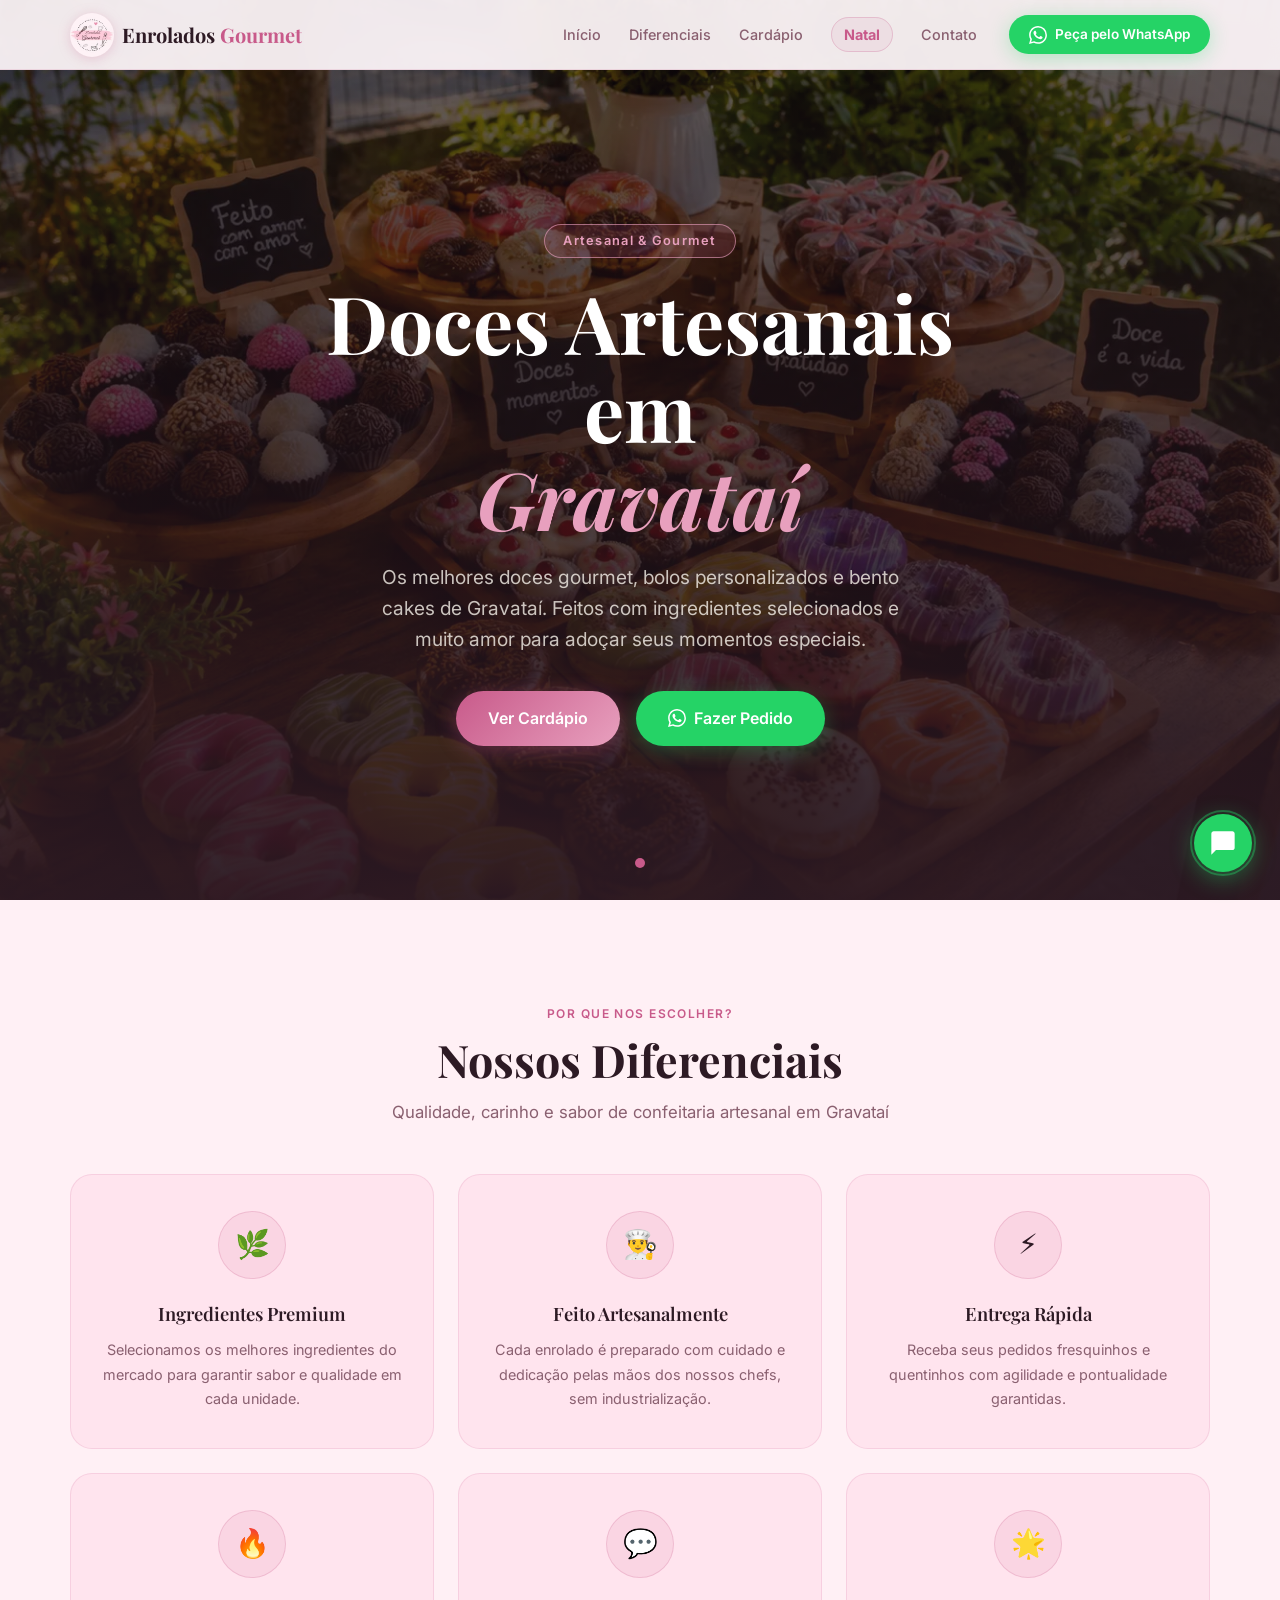
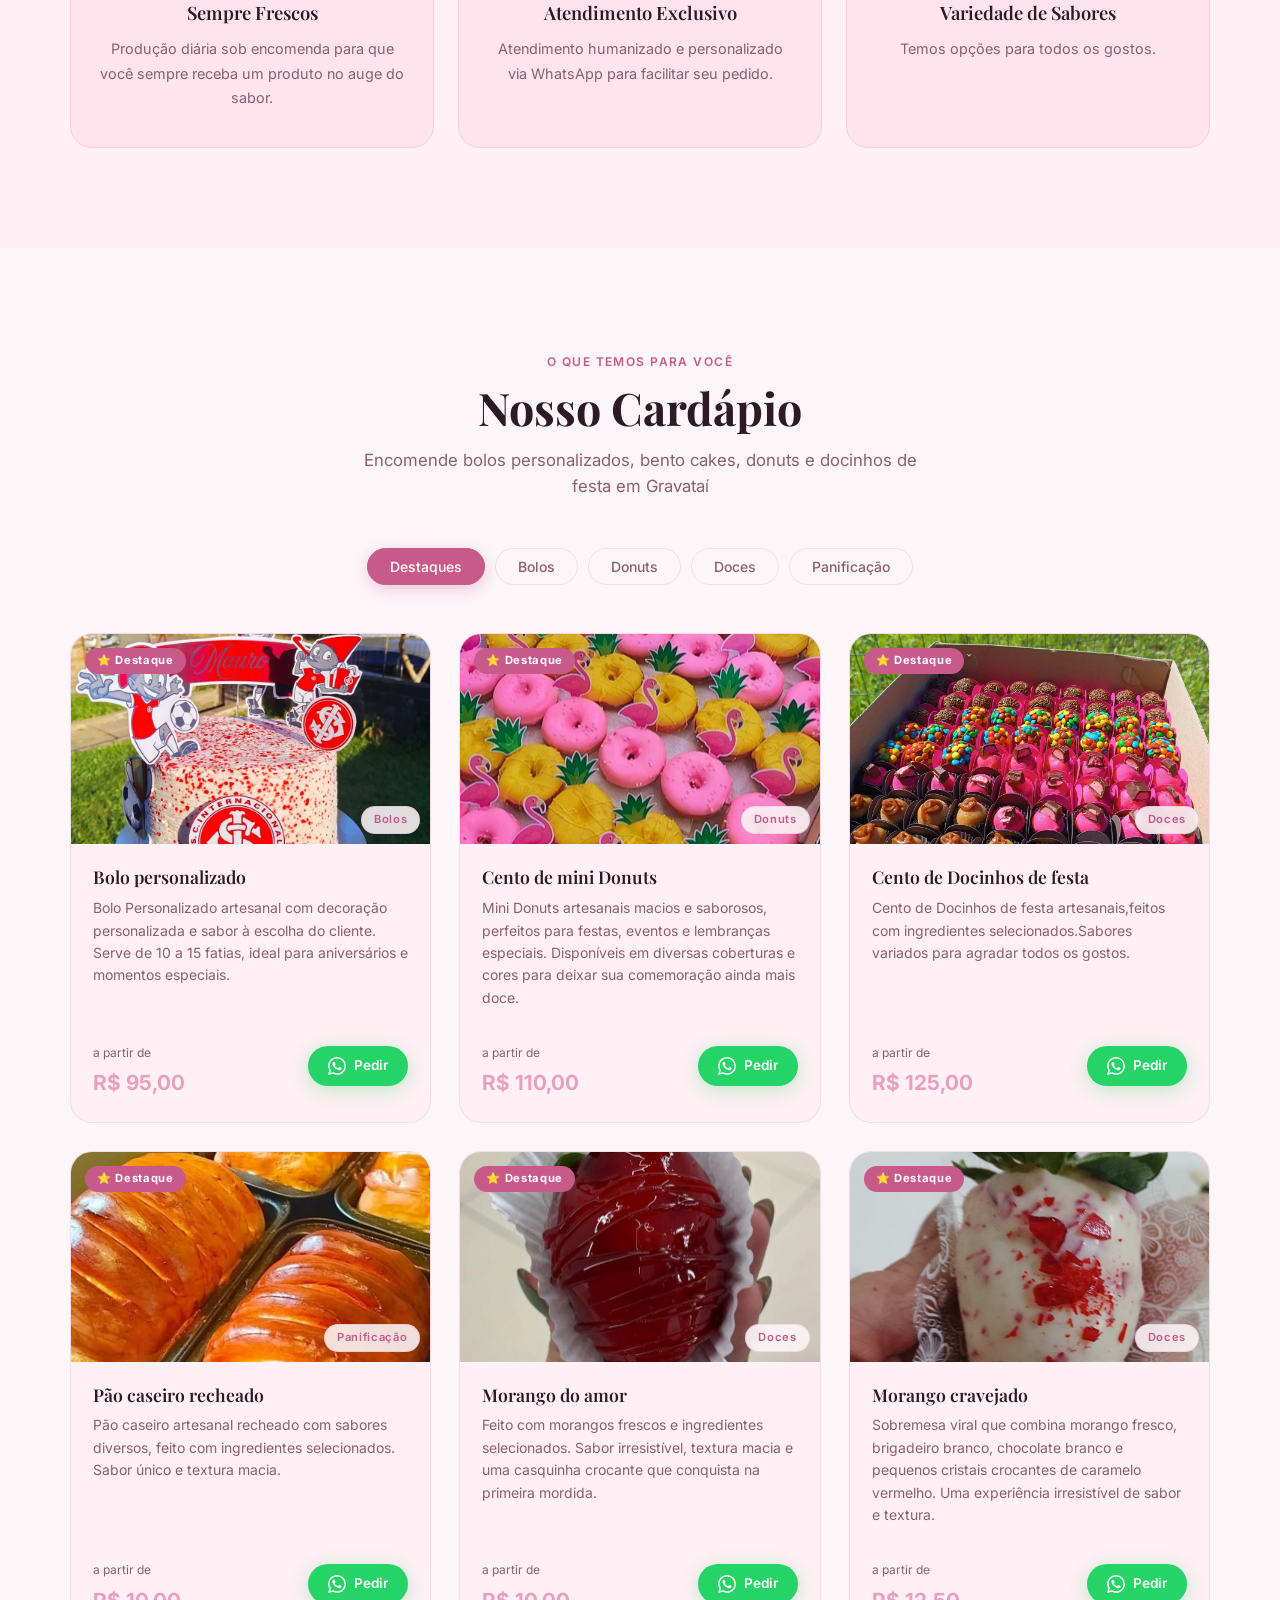
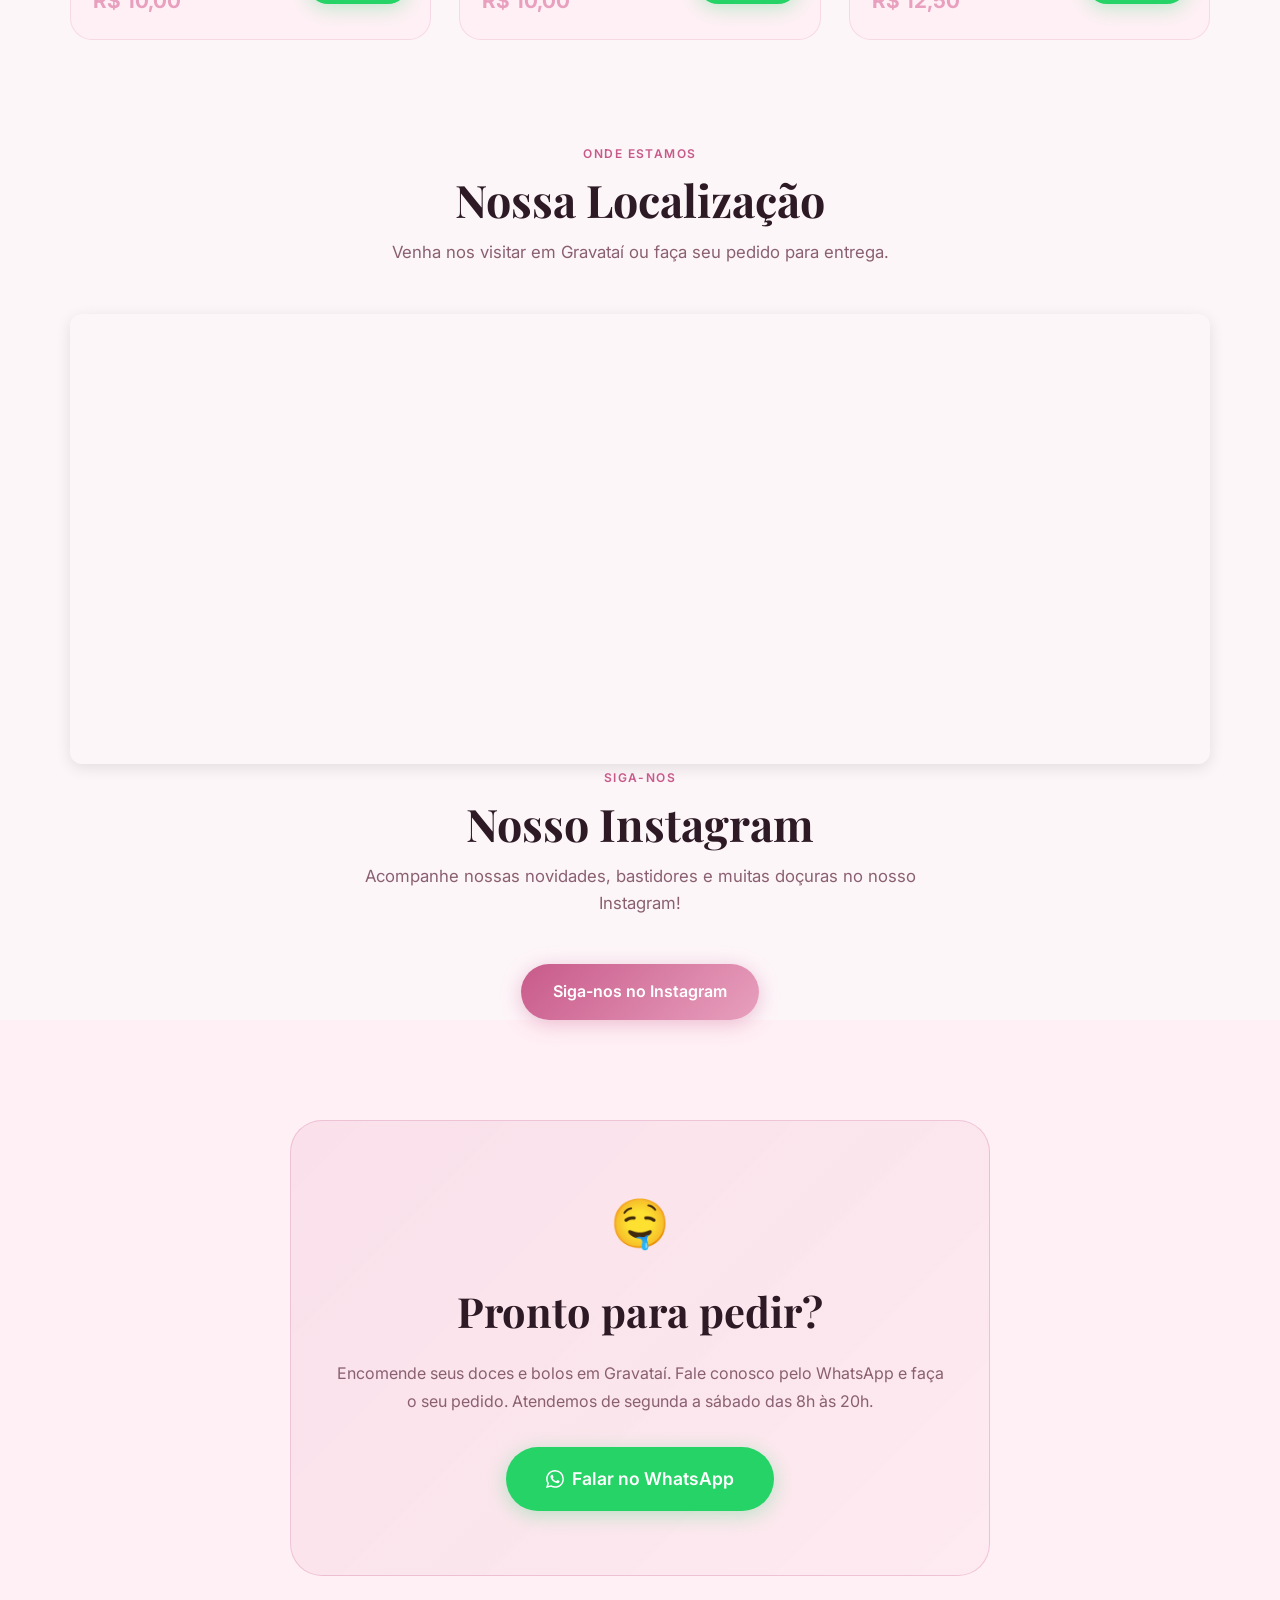
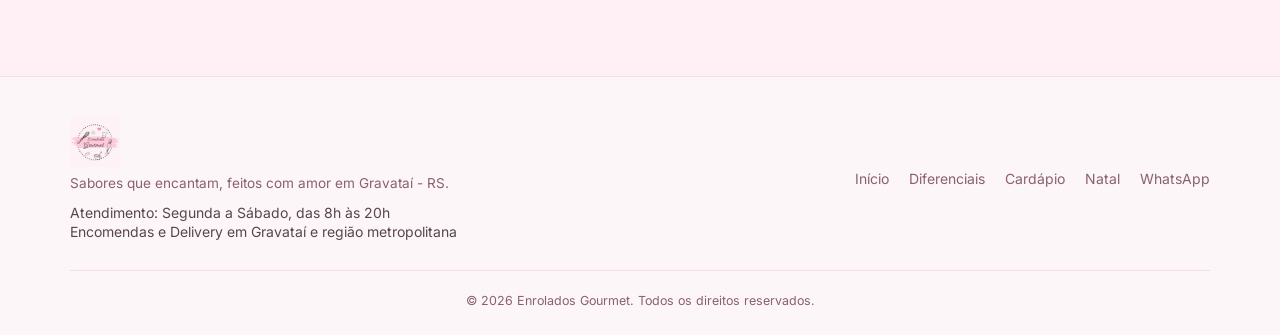
<file: index.html>
<!DOCTYPE html>
<html lang="pt-BR">

<head>
  <meta charset="UTF-8" />
  <meta name="viewport" content="width=device-width, initial-scale=1.0" />
  <meta name="description"
    content="Procurando bolos personalizados e doces artesanais em Gravataí? Conheça o cardápio da Enrolados Gourmet e encomende docinhos, donuts e bento cakes via WhatsApp!" />
  <meta name="keywords"
    content="enrolados, doces gourmet, doces artesanais, delivery, doces, doces Gravataí, Bolos Gravataí, confeitaria Gravataí" />
  <meta property="og:title" content="Enrolados Gourmet | Doces Artesanais em Gravataí" />
  <meta property="og:description"
    content="Os melhores doces artesanais, bolos personalizados e bento cakes em Gravataí. Peça agora no WhatsApp!" />
  <meta property="og:type" content="website" />
  <meta property="og:url" content="https://enroladosgourmet.com.br/" />
  <meta property="og:image" content="https://enroladosgourmet.com.br/images/hero-banner.webp" />
  <link rel="canonical" href="https://enroladosgourmet.com.br/" />
  <title>Enrolados Gourmet | Doces Artesanais e Bolos em Gravataí</title>
  <script type="application/ld+json">
  {
    "@context": "https://schema.org",
    "@type": "Bakery",
    "@id": "https://enroladosgourmet.com.br/#bakery",
    "name": "Enrolados Gourmet",
    "image": "https://enroladosgourmet.com.br/images/hero-banner.webp",
    "url": "https://enroladosgourmet.com.br/",
    "telephone": "+5551984298431",
    "priceRange": "$$",
    "address": {
      "@type": "PostalAddress",
      "addressLocality": "Gravataí",
      "addressRegion": "RS",
      "addressCountry": "BR"
    },
    "geo": {
      "@type": "GeoCoordinates",
      "latitude": "-29.9392",
      "longitude": "-50.9886"
    },
    "openingHoursSpecification": {
      "@type": "OpeningHoursSpecification",
      "dayOfWeek": [
        "Monday",
        "Tuesday",
        "Wednesday",
        "Thursday",
        "Friday",
        "Saturday"
      ],
      "opens": "08:00",
      "closes": "20:00"
    },
    "sameAs": [
      "https://wa.me/5551984298431"
    ],
    "areaServed": {
      "@type": "AdministrativeArea",
      "name": "Gravataí"
    }
  }
  </script>
  <link rel="preconnect" href="https://fonts.googleapis.com" />
  <link rel="preconnect" href="https://fonts.gstatic.com" crossorigin />
  <link
    href="https://fonts.googleapis.com/css2?family=Playfair+Display:wght@600;700&family=Inter:wght@300;400;500;600&display=swap"
    rel="stylesheet" />
  <link rel="stylesheet" href="styles.css" />
  <link rel="icon" type="image/png" sizes="32x32" href="images/logo.png">
</head>

<body>

  <header class="header" id="header" role="banner">
    <div class="header__container">
      <a href="#inicio" class="header__logo" aria-label="Enrolados Gourmet – Página inicial">
        <img src="images/logo.png" alt="Enrolados Gourmet" class="header__logo-img" />
        <span class="header__logo-text">Enrolados <span class="header__logo-highlight">Gourmet</span></span>
      </a>

      <button class="header__menu-toggle" id="menuToggle" aria-label="Abrir menu" aria-expanded="false"
        aria-controls="navMenu">
        <span class="header__hamburger"></span>
        <span class="header__hamburger"></span>
        <span class="header__hamburger"></span>
      </button>

      <nav class="header__nav" id="navMenu" role="navigation" aria-label="Menu principal">
        <ul class="header__nav-list">
          <li><a href="#inicio" class="header__nav-link">Início</a></li>
          <li><a href="#diferenciais" class="header__nav-link">Diferenciais</a></li>
          <li><a href="#cardapio" class="header__nav-link">Cardápio</a></li>
          <li><a href="natal/" class="header__nav-link header__nav-link--campaign">Natal</a></li>
          <li><a href="#contato" class="header__nav-link">Contato</a></li>
        </ul>
        <a href="#cardapio" class="btn btn--whatsapp btn--sm header__cta" id="headerWhatsappBtn">
          <svg class="btn__icon" xmlns="http://www.w3.org/2000/svg" viewBox="0 0 24 24" fill="currentColor"
            aria-hidden="true">
            <path
              d="M17.472 14.382c-.297-.149-1.758-.867-2.03-.967-.273-.099-.471-.148-.67.15-.197.297-.767.966-.94 1.164-.173.199-.347.223-.644.075-.297-.15-1.255-.463-2.39-1.475-.883-.788-1.48-1.761-1.653-2.059-.173-.297-.018-.458.13-.606.134-.133.298-.347.446-.52.149-.174.198-.298.298-.497.099-.198.05-.371-.025-.52-.075-.149-.669-1.612-.916-2.207-.242-.579-.487-.5-.669-.51-.173-.008-.371-.01-.57-.01-.198 0-.52.074-.792.372-.272.297-1.04 1.016-1.04 2.479 0 1.462 1.065 2.875 1.213 3.074.149.198 2.096 3.2 5.077 4.487.709.306 1.262.489 1.694.625.712.227 1.36.195 1.871.118.571-.085 1.758-.719 2.006-1.413.248-.694.248-1.289.173-1.413-.074-.124-.272-.198-.57-.347m-5.421 7.403h-.004a9.87 9.87 0 01-5.031-1.378l-.361-.214-3.741.982.998-3.648-.235-.374a9.86 9.86 0 01-1.51-5.26c.001-5.45 4.436-9.884 9.888-9.884 2.64 0 5.122 1.03 6.988 2.898a9.825 9.825 0 012.893 6.994c-.003 5.45-4.437 9.884-9.885 9.884m8.413-18.297A11.815 11.815 0 0012.05 0C5.495 0 .16 5.335.157 11.892c0 2.096.547 4.142 1.588 5.945L.057 24l6.305-1.654a11.882 11.882 0 005.683 1.448h.005c6.554 0 11.89-5.335 11.893-11.893a11.821 11.821 0 00-3.48-8.413Z" />
          </svg>
          Peça pelo WhatsApp
        </a>
      </nav>
    </div>
  </header>

  <main>
    <section class="hero" id="inicio" aria-label="Seção principal">
      <div class="hero__bg-overlay"></div>
      <img src="images/hero-banner.webp"
        alt="Mesa de doces artesanais, bolos personalizados e bento cakes da Enrolados Gourmet em Gravataí"
        class="hero__bg-image" />
      <div class="hero__content">
        <span class="hero__badge animate-fade-in-down">Artesanal &amp; Gourmet</span>
        <h1 class="hero__title animate-fade-in-up">
          Doces Artesanais em<br />
          <em class="hero__title-highlight">Gravataí</em>
        </h1>
        <p class="hero__subtitle animate-fade-in-up animate-delay-1">
          Os melhores doces gourmet, bolos personalizados e bento cakes de Gravataí. Feitos com ingredientes
          selecionados e muito amor para adoçar seus momentos especiais.
        </p>
        <div class="hero__actions animate-fade-in-up animate-delay-2">
          <a href="#cardapio" class="btn btn--primary btn--lg" id="heroCardapioBtn">
            Ver Cardápio
          </a>
          <a href="https://wa.me/5551984298431?text=Olá%2C+gostaria+de+fazer+um+pedido!"
            class="btn btn--whatsapp btn--lg" id="heroPedidoBtn" target="_blank" rel="noopener noreferrer">
            <svg class="btn__icon" xmlns="http://www.w3.org/2000/svg" viewBox="0 0 24 24" fill="currentColor"
              aria-hidden="true">
              <path
                d="M17.472 14.382c-.297-.149-1.758-.867-2.03-.967-.273-.099-.471-.148-.67.15-.197.297-.767.966-.94 1.164-.173.199-.347.223-.644.075-.297-.15-1.255-.463-2.39-1.475-.883-.788-1.48-1.761-1.653-2.059-.173-.297-.018-.458.13-.606.134-.133.298-.347.446-.52.149-.174.198-.298.298-.497.099-.198.05-.371-.025-.52-.075-.149-.669-1.612-.916-2.207-.242-.579-.487-.5-.669-.51-.173-.008-.371-.01-.57-.01-.198 0-.52.074-.792.372-.272.297-1.04 1.016-1.04 2.479 0 1.462 1.065 2.875 1.213 3.074.149.198 2.096 3.2 5.077 4.487.709.306 1.262.489 1.694.625.712.227 1.36.195 1.871.118.571-.085 1.758-.719 2.006-1.413.248-.694.248-1.289.173-1.413-.074-.124-.272-.198-.57-.347m-5.421 7.403h-.004a9.87 9.87 0 01-5.031-1.378l-.361-.214-3.741.982.998-3.648-.235-.374a9.86 9.86 0 01-1.51-5.26c.001-5.45 4.436-9.884 9.888-9.884 2.64 0 5.122 1.03 6.988 2.898a9.825 9.825 0 012.893 6.994c-.003 5.45-4.437 9.884-9.885 9.884m8.413-18.297A11.815 11.815 0 0012.05 0C5.495 0 .16 5.335.157 11.892c0 2.096.547 4.142 1.588 5.945L.057 24l6.305-1.654a11.882 11.882 0 005.683 1.448h.005c6.554 0 11.89-5.335 11.893-11.893a11.821 11.821 0 00-3.48-8.413Z" />
            </svg>
            Fazer Pedido
          </a>
        </div>
      </div>
      <div class="hero__scroll-indicator" aria-hidden="true">
        <span class="hero__scroll-dot"></span>
      </div>
    </section>

    <section class="diferenciais" id="diferenciais" aria-labelledby="diferenciaisTitle">
      <div class="container">
        <div class="section-header">
          <span class="section-label">Por que nos escolher?</span>
          <h2 class="section-title" id="diferenciaisTitle">Nossos Diferenciais</h2>
          <p class="section-subtitle">Qualidade, carinho e sabor de confeitaria artesanal em Gravataí</p>
        </div>

        <div class="diferenciais__grid">
          <article class="diferencial-card reveal-on-scroll" aria-label="Ingredientes premium">
            <div class="diferencial-card__icon-wrap">
              <span class="diferencial-card__icon" role="img" aria-hidden="true">🌿</span>
            </div>
            <h3 class="diferencial-card__title">Ingredientes Premium</h3>
            <p class="diferencial-card__text">Selecionamos os melhores ingredientes do mercado para garantir sabor e
              qualidade em cada unidade.</p>
          </article>

          <article class="diferencial-card reveal-on-scroll" aria-label="Feito artesanalmente">
            <div class="diferencial-card__icon-wrap">
              <span class="diferencial-card__icon" role="img" aria-hidden="true">👨‍🍳</span>
            </div>
            <h3 class="diferencial-card__title">Feito Artesanalmente</h3>
            <p class="diferencial-card__text">Cada enrolado é preparado com cuidado e dedicação pelas mãos dos nossos
              chefs, sem industrialização.</p>
          </article>

          <article class="diferencial-card reveal-on-scroll" aria-label="Entrega rápida">
            <div class="diferencial-card__icon-wrap">
              <span class="diferencial-card__icon" role="img" aria-hidden="true">⚡</span>
            </div>
            <h3 class="diferencial-card__title">Entrega Rápida</h3>
            <p class="diferencial-card__text">Receba seus pedidos fresquinhos e quentinhos com agilidade e pontualidade
              garantidas.</p>
          </article>

          <article class="diferencial-card reveal-on-scroll" aria-label="Sempre frescos">
            <div class="diferencial-card__icon-wrap">
              <span class="diferencial-card__icon" role="img" aria-hidden="true">🔥</span>
            </div>
            <h3 class="diferencial-card__title">Sempre Frescos</h3>
            <p class="diferencial-card__text">Produção diária sob encomenda para que você sempre receba um produto no
              auge do sabor.</p>
          </article>

          <article class="diferencial-card reveal-on-scroll" aria-label="Atendimento personalizado">
            <div class="diferencial-card__icon-wrap">
              <span class="diferencial-card__icon" role="img" aria-hidden="true">💬</span>
            </div>
            <h3 class="diferencial-card__title">Atendimento Exclusivo</h3>
            <p class="diferencial-card__text">Atendimento humanizado e personalizado via WhatsApp para facilitar seu
              pedido.</p>
          </article>

          <article class="diferencial-card reveal-on-scroll" aria-label="Variedade de sabores">
            <div class="diferencial-card__icon-wrap">
              <span class="diferencial-card__icon" role="img" aria-hidden="true">🌟</span>
            </div>
            <h3 class="diferencial-card__title">Variedade de Sabores</h3>
            <p class="diferencial-card__text">Temos opções para todos os gostos.</p>
          </article>
        </div>
      </div>
    </section>

    <section class="cardapio" id="cardapio" aria-labelledby="cardapioTitle">
      <div class="container">
        <div class="section-header">
          <span class="section-label">O que temos para você</span>
          <h2 class="section-title" id="cardapioTitle">Nosso Cardápio</h2>
          <p class="section-subtitle">Encomende bolos personalizados, bento cakes, donuts e docinhos de festa em
            Gravataí</p>
        </div>

        <div class="cardapio__filtros" id="cardapioFiltros" role="group" aria-label="Filtrar por categoria">
          <button class="filtro-btn filtro-btn--active" data-categoria="Todos" id="filtroTodos">Todos</button>
        </div>

        <div class="cardapio__loader" id="cardapioLoader" aria-live="polite" aria-label="Carregando cardápio">
          <div class="loader-spinner" aria-hidden="true"></div>
          <p>Carregando cardápio...</p>
        </div>

        <div class="cardapio__empty" id="cardapioEmpty" hidden>
          <span class="cardapio__empty-icon" aria-hidden="true">🥐</span>
          <p>Nenhum item encontrado nessa categoria.</p>
        </div>

        <div class="cardapio__grid" id="cardapioGrid" aria-label="Lista de produtos" role="list"></div>
      </div>
    </section>

    <section class="localizacao" id="localizacao" aria-labelledby="localizacaoTitle">
      <div class="container">
        <div class="section-header">
          <span class="section-label">Onde estamos</span>
          <h2 class="section-title" id="localizacaoTitle">Nossa Localização</h2>
          <p class="section-subtitle">Venha nos visitar em Gravataí ou faça seu pedido para entrega.</p>
        </div>
        <div class="localizacao__mapa"
          style="width: 100%; border-radius: 12px; overflow: hidden; box-shadow: 0 4px 15px rgba(0,0,0,0.1); margin-top: 2rem; display: flex;">
          <iframe
            src="https://www.google.com/maps/embed?pb=!1m18!1m12!1m3!1d3329.991604608378!2d-50.97372626058576!3d-29.949993396502634!2m3!1f0!2f0!3f0!3m2!1i1024!2i768!4f13.1!3m3!1m2!1s0x95190b4ae9541155%3A0xed7001771b6459d0!2sEnrolados%20Gourmet!5e1!3m2!1spt-BR!2sbr!4v1788306280633!5m2!1spt-BR!2sbr"
            width="100%" height="450" style="border:0;" allowfullscreen="" loading="lazy"
            referrerpolicy="strict-origin-when-cross-origin"
            title="Mapa com a localização da Enrolados Gourmet"></iframe>
        </div>
      </div>
    </section>

    <section class="instagram" id="instagram" aria-labelledby="instagramTitle">
      <div class="container">
        <div class="section-header">
          <span class="section-label">Siga-nos</span>
          <h2 class="section-title" id="instagramTitle">Nosso Instagram</h2>
          <p class="section-subtitle">Acompanhe nossas novidades, bastidores e muitas doçuras no nosso Instagram!</p>
        </div>
        <div style="text-align: center; margin-top: 2rem;">
          <a href="https://www.instagram.com/enrolados_gourmet_/" target="_blank" rel="noopener noreferrer"
            class="btn btn--primary btn--lg" aria-label="Acessar o Instagram da Enrolados Gourmet">
            Siga-nos no Instagram
          </a>
        </div>
      </div>
    </section>

    <section class="cta-section" id="contato" aria-labelledby="ctaTitle">
      <div class="container">
        <div class="cta-section__inner reveal-on-scroll">
          <span class="cta-section__emoji" aria-hidden="true">🤤</span>
          <h2 class="cta-section__title" id="ctaTitle">Pronto para pedir?</h2>
          <p class="cta-section__text">
            Encomende seus doces e bolos em Gravataí. Fale conosco pelo WhatsApp e faça o seu pedido. Atendemos de
            segunda a sábado das 8h às 20h.
          </p>
          <a href="https://wa.me/5551984298431?text=Olá%2C+quero+fazer+um+pedido+nos+Enrolados+Gourmet!"
            class="btn btn--whatsapp btn--xl" id="ctaWhatsappBtn" target="_blank" rel="noopener noreferrer">
            <svg class="btn__icon" xmlns="http://www.w3.org/2000/svg" viewBox="0 0 24 24" fill="currentColor"
              aria-hidden="true">
              <path
                d="M17.472 14.382c-.297-.149-1.758-.867-2.03-.967-.273-.099-.471-.148-.67.15-.197.297-.767.966-.94 1.164-.173.199-.347.223-.644.075-.297-.15-1.255-.463-2.39-1.475-.883-.788-1.48-1.761-1.653-2.059-.173-.297-.018-.458.13-.606.134-.133.298-.347.446-.52.149-.174.198-.298.298-.497.099-.198.05-.371-.025-.52-.075-.149-.669-1.612-.916-2.207-.242-.579-.487-.5-.669-.51-.173-.008-.371-.01-.57-.01-.198 0-.52.074-.792.372-.272.297-1.04 1.016-1.04 2.479 0 1.462 1.065 2.875 1.213 3.074.149.198 2.096 3.2 5.077 4.487.709.306 1.262.489 1.694.625.712.227 1.36.195 1.871.118.571-.085 1.758-.719 2.006-1.413.248-.694.248-1.289.173-1.413-.074-.124-.272-.198-.57-.347m-5.421 7.403h-.004a9.87 9.87 0 01-5.031-1.378l-.361-.214-3.741.982.998-3.648-.235-.374a9.86 9.86 0 01-1.51-5.26c.001-5.45 4.436-9.884 9.888-9.884 2.64 0 5.122 1.03 6.988 2.898a9.825 9.825 0 012.893 6.994c-.003 5.45-4.437 9.884-9.885 9.884m8.413-18.297A11.815 11.815 0 0012.05 0C5.495 0 .16 5.335.157 11.892c0 2.096.547 4.142 1.588 5.945L.057 24l6.305-1.654a11.882 11.882 0 005.683 1.448h.005c6.554 0 11.89-5.335 11.893-11.893a11.821 11.821 0 00-3.48-8.413Z" />
            </svg>
            Falar no WhatsApp
          </a>
        </div>
      </div>
    </section>

  </main>
  <footer class="footer" role="contentinfo">
    <div class="container">
      <div class="footer__inner">
        <div class="footer__brand">
          <img src="images/logo.png" alt="Enrolados Gourmet" class="footer__logo">
          <p class="footer__tagline">Sabores que encantam, feitos com amor em Gravataí - RS.</p>
          <p class="footer__info" style="font-size: 0.875rem; opacity: 0.8; margin-top: 0.5rem; line-height: 1.4;">
            Atendimento: Segunda a Sábado, das 8h às 20h<br>
            Encomendas e Delivery em Gravataí e região metropolitana
          </p>
        </div>
        <nav class="footer__links" aria-label="Links do rodapé">
          <a href="#inicio" class="footer__link">Início</a>
          <a href="#diferenciais" class="footer__link">Diferenciais</a>
          <a href="#cardapio" class="footer__link">Cardápio</a>
          <a href="natal/" class="footer__link">Natal</a>
          <a href="https://wa.me/5551984298431" class="footer__link" target="_blank"
            rel="noopener noreferrer">WhatsApp</a>
        </nav>
      </div>
      <p class="footer__copy">&copy; 2026 Enrolados Gourmet. Todos os direitos reservados.</p>
    </div>
  </footer>

  <a href="https://wa.me/5551984298431?text=Olá%2C+gostaria+de+fazer+um+pedido!" class="whatsapp-float"
    id="whatsappFloat" target="_blank" rel="noopener noreferrer" aria-label="Falar no WhatsApp">
    <svg xmlns="http://www.w3.org/2000/svg" viewBox="0 0 24 24" fill="currentColor" aria-hidden="true">
      <path d="M20 2H4c-1.1 0-2 .9-2 2v18l4-4h14c1.1 0 2-.9 2-2V4c0-1.1-.9-2-2-2z" />
    </svg>
  </a>

  <script src="script.js"></script>
</body>

</html>
</file>
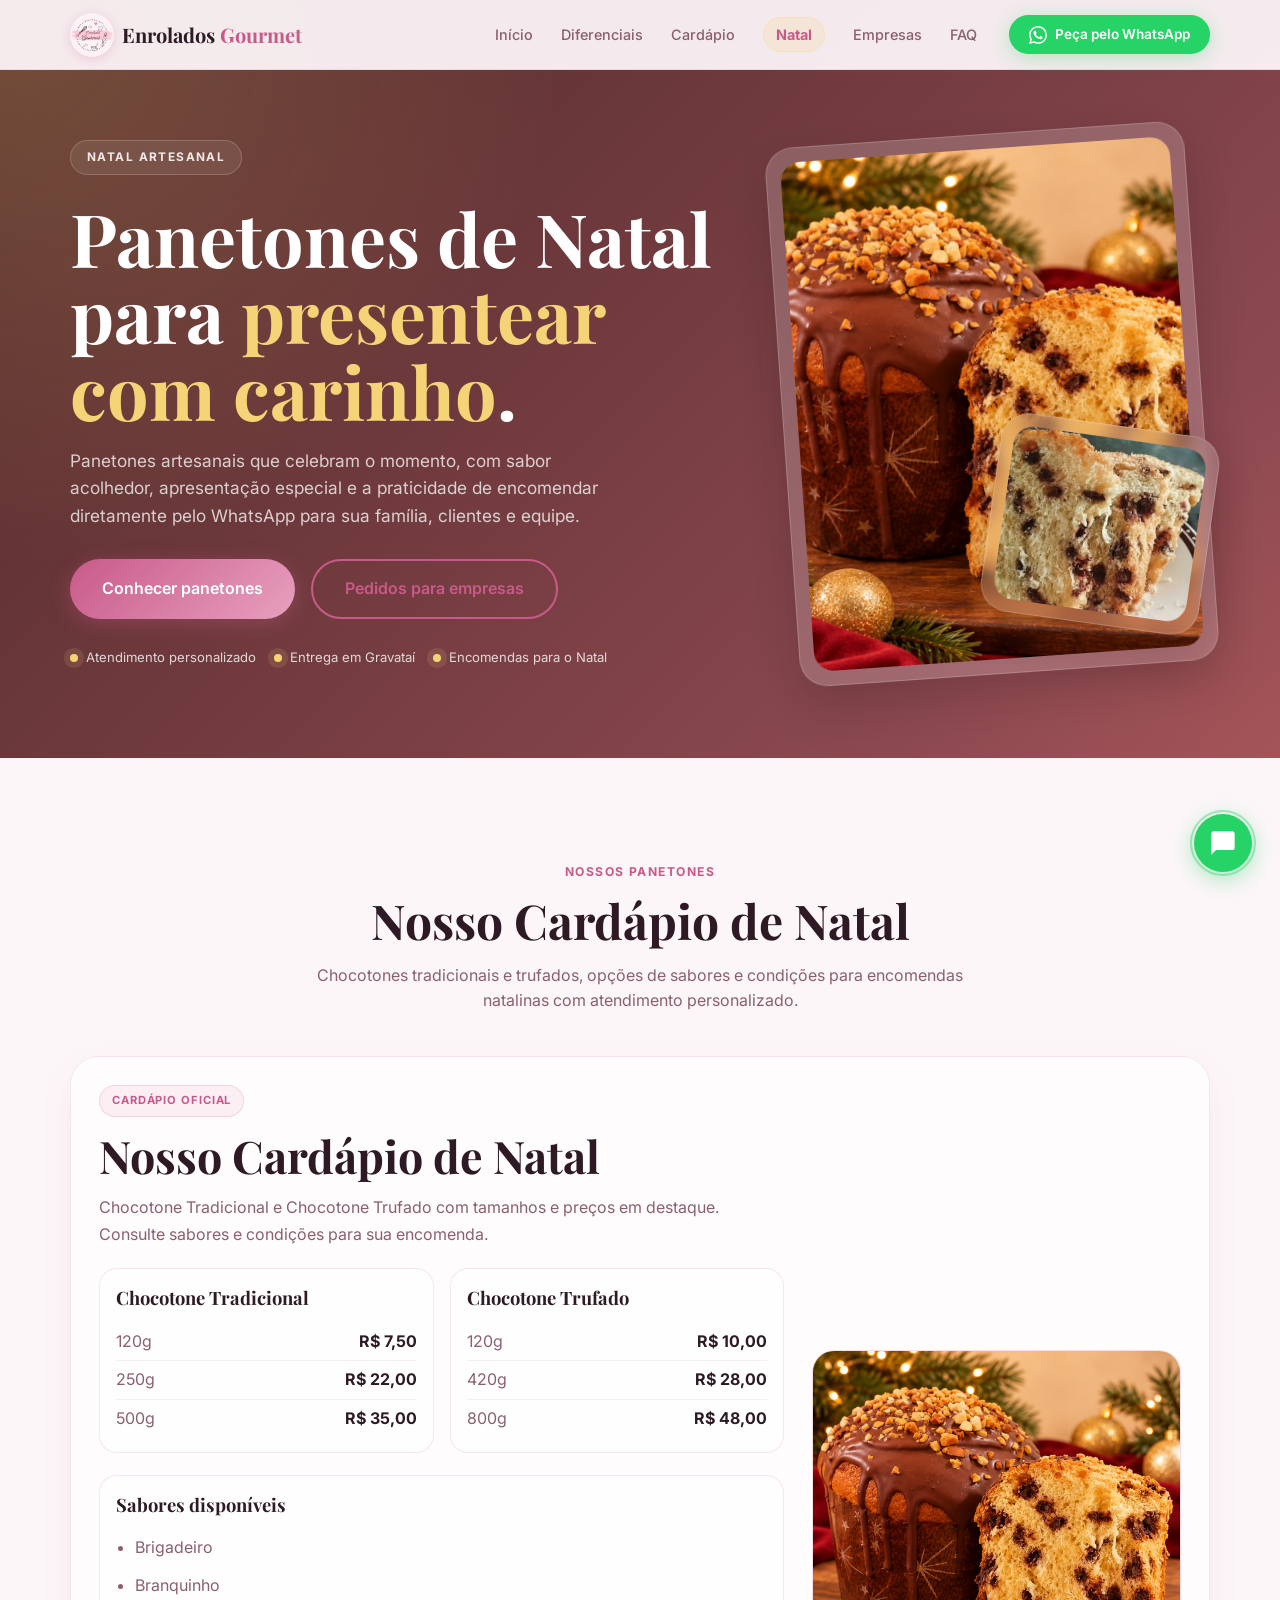
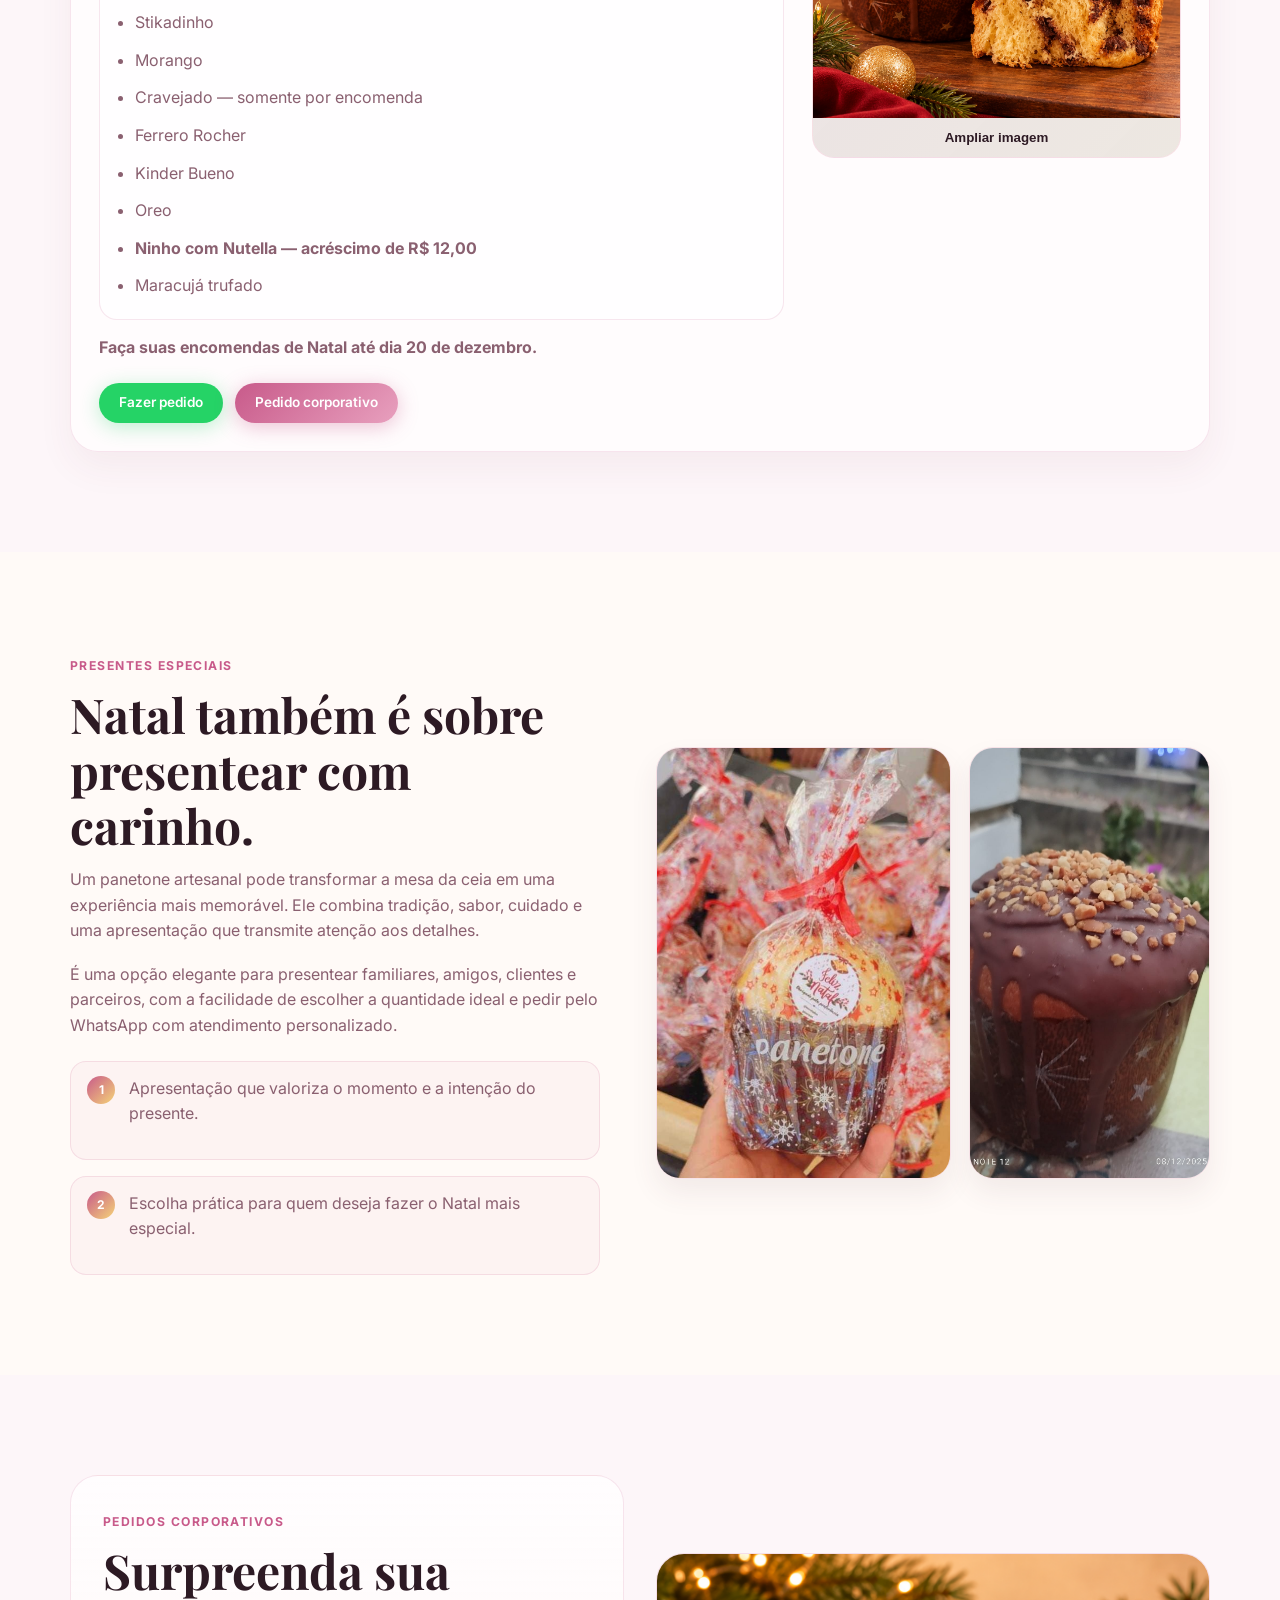
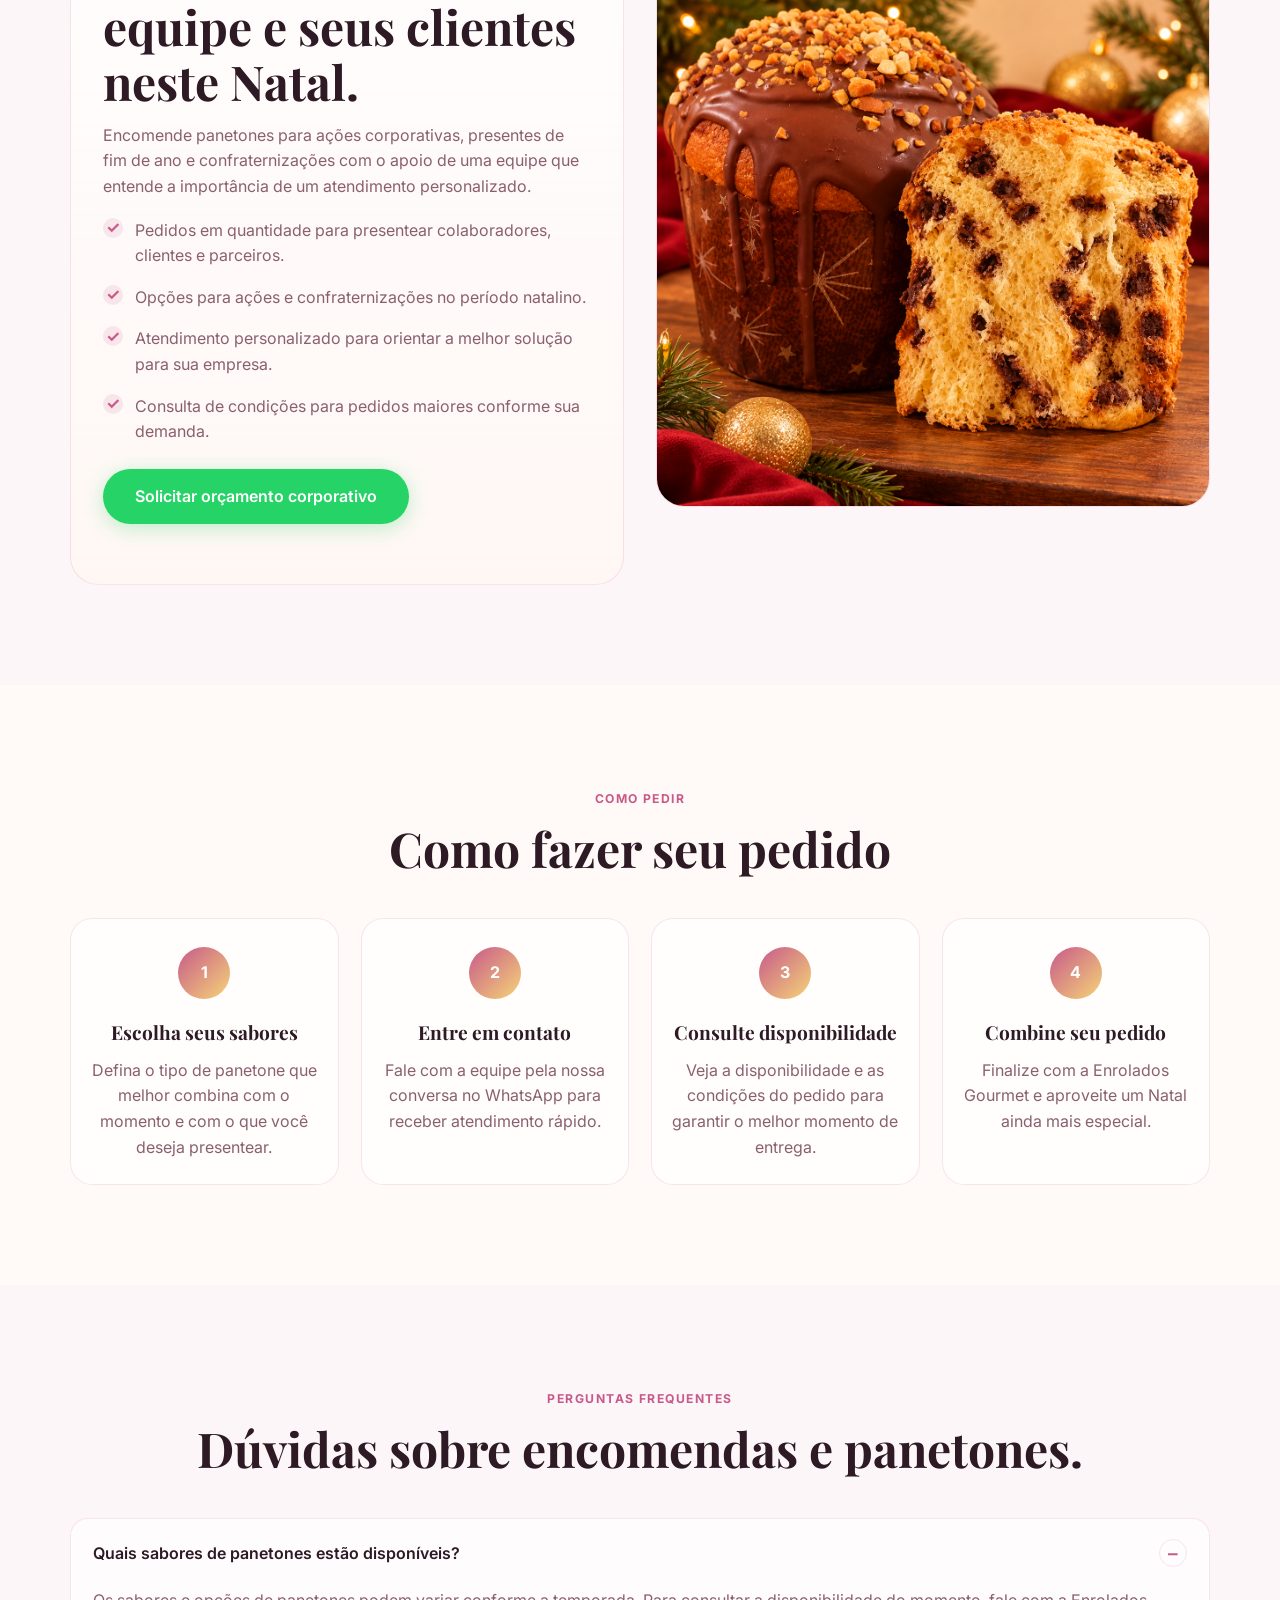
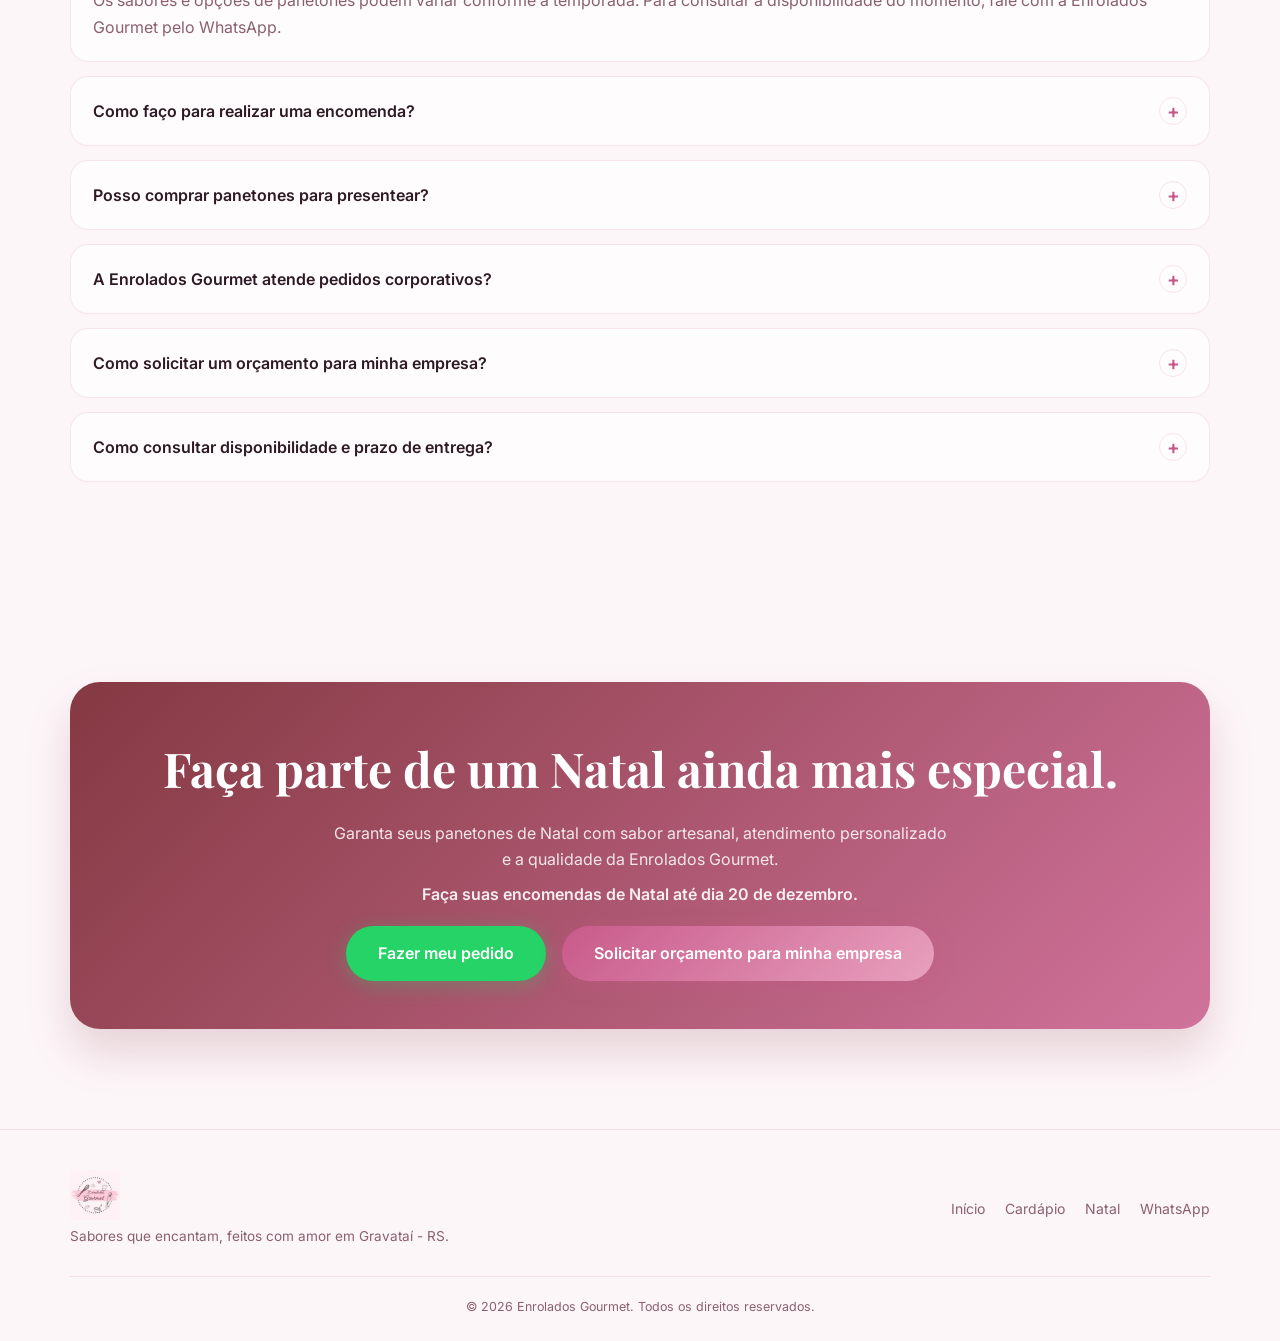
<file: natal/index.html>
<!DOCTYPE html>
<html lang="pt-BR">

<head>
  <meta charset="UTF-8" />
  <meta name="viewport" content="width=device-width, initial-scale=1.0" />
  <meta name="description"
    content="Panetones de Natal artesanais da Enrolados Gourmet em Gravataí. Peça panetones para presentear, família e empresa com atendimento personalizado e encomendas práticas." />
  <meta name="keywords"
    content="panetones artesanais, panetones de Natal, panetones recheados, comprar panetone em Gravataí, panetones para empresas, panetones corporativos, presentes de Natal para empresas, encomendas de panetones" />
  <meta property="og:title" content="Panetones de Natal | Enrolados Gourmet" />
  <meta property="og:description"
    content="Panetones artesanais e encomendas corporativas para dar um Natal mais especial. Converse com a Enrolados Gourmet pelo WhatsApp." />
  <meta property="og:type" content="website" />
  <meta property="og:url" content="https://enroladosgourmet.com.br/natal/" />
  <meta property="og:image" content="https://enroladosgourmet.com.br/images/panetone-recehado.png" />
  <link rel="canonical" href="https://enroladosgourmet.com.br/natal/" />
  <title>Panetones de Natal | Enrolados Gourmet</title>
  <script type="application/ld+json">
  {
    "@context": "https://schema.org",
    "@type": "Bakery",
    "name": "Enrolados Gourmet",
    "url": "https://enroladosgourmet.com.br/",
    "image": [
      "https://enroladosgourmet.com.br/images/panetone-recehado.png",
      "https://enroladosgourmet.com.br/images/panetone.png"
    ],
    "telephone": "+5551984298431",
    "areaServed": {
      "@type": "AdministrativeArea",
      "name": "Gravataí"
    },
    "priceRange": "$$",
    "sameAs": [
      "https://wa.me/5551984298431"
    ],
    "description": "Enrolados Gourmet produz doces artesanais e panetones de Natal para presentear e atender pedidos corporativos em Gravataí."
  }
  </script>
  <link rel="preconnect" href="https://fonts.googleapis.com" />
  <link rel="preconnect" href="https://fonts.gstatic.com" crossorigin />
  <link
    href="https://fonts.googleapis.com/css2?family=Playfair+Display:wght@600;700&family=Inter:wght@300;400;500;600;700&display=swap"
    rel="stylesheet" />
  <link rel="stylesheet" href="/styles.css" />
  <link rel="icon" type="image/png" sizes="32x32" href="../images/logo.png" />
</head>

<body class="natal-page">
  <header class="header" id="header" role="banner">
    <div class="header__container">
      <a href="../index.html#inicio" class="header__logo" aria-label="Enrolados Gourmet – Página inicial">
        <img src="../images/logo.png" alt="Enrolados Gourmet" class="header__logo-img" />
        <span class="header__logo-text">Enrolados <span class="header__logo-highlight">Gourmet</span></span>
      </a>

      <button class="header__menu-toggle" id="menuToggle" aria-label="Abrir menu" aria-expanded="false"
        aria-controls="navMenu">
        <span class="header__hamburger"></span>
        <span class="header__hamburger"></span>
        <span class="header__hamburger"></span>
      </button>

      <nav class="header__nav" id="navMenu" role="navigation" aria-label="Menu principal">
        <ul class="header__nav-list">
          <li><a href="../index.html#inicio" class="header__nav-link">Início</a></li>
          <li><a href="../index.html#diferenciais" class="header__nav-link">Diferenciais</a></li>
          <li><a href="../index.html#cardapio" class="header__nav-link">Cardápio</a></li>
          <li><a href="./" class="header__nav-link header__nav-link--campaign" aria-current="page">Natal</a></li>
          <li><a href="#corporativo" class="header__nav-link">Empresas</a></li>
          <li><a href="#faq" class="header__nav-link">FAQ</a></li>
        </ul>
        <a href="https://wa.me/5551984298431?text=Olá%2C+gostaria+de+fazer+um+pedido+de+panetones+de+Natal!"
          class="btn btn--whatsapp btn--sm header__cta" target="_blank" rel="noopener noreferrer">
          <svg class="btn__icon" xmlns="http://www.w3.org/2000/svg" viewBox="0 0 24 24" fill="currentColor"
            aria-hidden="true">
            <path
              d="M17.472 14.382c-.297-.149-1.758-.867-2.03-.967-.273-.099-.471-.148-.67.15-.197.297-.767.966-.94 1.164-.173.199-.347.223-.644.075-.297-.15-1.255-.463-2.39-1.475-.883-.788-1.48-1.761-1.653-2.059-.173-.297-.018-.458.13-.606.134-.133.298-.347.446-.52.149-.174.198-.298.298-.497.099-.198.05-.371-.025-.52-.075-.149-.669-1.612-.916-2.207-.242-.579-.487-.5-.669-.51-.173-.008-.371-.01-.57-.01-.198 0-.52.074-.792.372-.272.297-1.04 1.016-1.04 2.479 0 1.462 1.065 2.875 1.213 3.074.149.198 2.096 3.2 5.077 4.487.709.306 1.262.489 1.694.625.712.227 1.36.195 1.871.118.571-.085 1.758-.719 2.006-1.413.248-.694.248-1.289.173-1.413-.074-.124-.272-.198-.57-.347m-5.421 7.403h-.004a9.87 9.87 0 01-5.031-1.378l-.361-.214-3.741.982.998-3.648-.235-.374a9.86 9.86 0 01-1.51-5.26c.001-5.45 4.436-9.884 9.888-9.884 2.64 0 5.122 1.03 6.988 2.898a9.825 9.825 0 012.893 6.994c-.003 5.45-4.437 9.884-9.885 9.884m8.413-18.297A11.815 11.815 0 0012.05 0C5.495 0 .16 5.335.157 11.892c0 2.096.547 4.142 1.588 5.945L.057 24l6.305-1.654a11.882 11.882 0 005.683 1.448h.005c6.554 0 11.89-5.335 11.893-11.893a11.821 11.821 0 00-3.48-8.413Z" />
          </svg>
          Peça pelo WhatsApp
        </a>
      </nav>
    </div>
  </header>

  <main>
    <section class="natal-hero" aria-label="Panetones de Natal.">
      <div class="natal-hero__decor" aria-hidden="true"></div>
      <div class="container natal-hero__inner">
        <div class="natal-hero__copy reveal-on-scroll">
          <span class="natal-hero__eyebrow">Natal artesanal</span>
          <h1 class="natal-hero__title">Panetones de Natal para <em>presentear com carinho</em>.</h1>
          <p class="natal-hero__subtitle">
            Panetones artesanais que celebram o momento, com sabor acolhedor, apresentação especial e a praticidade de
            encomendar diretamente pelo WhatsApp para sua família, clientes e equipe.
          </p>
          <div class="natal-hero__actions">
            <a href="#panetones" class="btn btn--primary btn--lg">Conhecer panetones</a>
            <a href="https://wa.me/5551984298431?text=Olá!%20Tenho%20interesse%20em%20realizar%20um%20pedido%20corporativo%20de%20panetones%20para%20minha%20empresa.%20Gostaria%20de%20receber%20mais%20informações%20e%20solicitar%20um%20orçamento."
              class="btn btn--outline btn--lg" target="_blank" rel="noopener noreferrer">Pedidos para empresas</a>
          </div>
          <div class="natal-hero__highlights" aria-label="Benefícios da Enrolados Gourmet">
            <span class="natal-highlight">Atendimento personalizado</span>
            <span class="natal-highlight">Entrega em Gravataí</span>
            <span class="natal-highlight">Encomendas para o Natal</span>
          </div>
        </div>

        <div class="natal-hero__visual reveal-on-scroll" aria-label="Panetones de Natal da Enrolados Gourmet">
          <div class="natal-hero__card natal-hero__card--primary">
            <img class="natal-hero__image" src="../images/PanetonesFestivos.png" alt="Panetones Festivos em cenário natalino da Enrolados Gourmet" />
          </div>
          <div class="natal-hero__card natal-hero__card--secondary">
            <img class="natal-hero__image" src="../images/panetone.png" alt="Panetone com apresentação especial para presente de Natal" />
          </div>
        </div>
      </div>
    </section>

    <section class="natal-section" id="panetones" aria-labelledby="panetonesTitle">
      <div class="container">
        <div class="natal-section__intro reveal-on-scroll">
          <span class="natal-section__label">Nossos panetones</span>
          <h2 class="natal-section__title" id="panetonesTitle">Nosso Cardápio de Natal</h2>
          <p class="natal-section__subtitle">
            Chocotones tradicionais e trufados, opções de sabores e condições para encomendas natalinas com atendimento personalizado.
          </p>
        </div>

        <div class="natal-product-grid" id="natalProductGrid" aria-live="polite">
          <article class="natal-menu-hero reveal-on-scroll">
            <div class="natal-menu-hero__content">
              <span class="natal-menu-card__tag">Cardápio oficial</span>
              <h3>Nosso Cardápio de Natal</h3>
              <p>Chocotone Tradicional e Chocotone Trufado com tamanhos e preços em destaque. Consulte sabores e condições para sua encomenda.</p>
              <div class="natal-menu-hero__detail-grid">
                <div class="natal-menu-spec">
                  <h4>Chocotone Tradicional</h4>
                  <ul>
                    <li><span>120g</span><strong>R$ 7,50</strong></li>
                    <li><span>250g</span><strong>R$ 22,00</strong></li>
                    <li><span>500g</span><strong>R$ 35,00</strong></li>
                  </ul>
                </div>
                <div class="natal-menu-spec">
                  <h4>Chocotone Trufado</h4>
                  <ul>
                    <li><span>120g</span><strong>R$ 10,00</strong></li>
                    <li><span>420g</span><strong>R$ 28,00</strong></li>
                    <li><span>800g</span><strong>R$ 48,00</strong></li>
                  </ul>
                </div>
              </div>

              <div class="natal-menu-hero__flavors">
                <h4>Sabores disponíveis</h4>
                <ul>
                  <li>Brigadeiro</li>
                  <li>Branquinho</li>
                  <li>Stikadinho</li>
                  <li>Morango</li>
                  <li class="natal-menu-hero__flavor--note">Cravejado — somente por encomenda</li>
                  <li>Ferrero Rocher</li>
                  <li>Kinder Bueno</li>
                  <li>Oreo</li>
                  <li class="natal-menu-hero__flavor--highlight">Ninho com Nutella — acréscimo de R$ 12,00</li>
                  <li>Maracujá trufado</li>
                </ul>
              </div>

              <p class="natal-menu-hero__deadline"><strong>Faça suas encomendas de Natal até dia 20 de dezembro.</strong></p>
              <div class="natal-menu-hero__actions">
                <a href="https://wa.me/5551984298431?text=Olá!%20Gostaria%20de%20fazer%20uma%20encomenda%20de%20Natal.%20Tenho%20interesse%20nos%20chocotones%20da%20Enrolados%20Gourmet%20e%20gostaria%20de%20consultar%20a%20disponibilidade." class="btn btn--whatsapp btn--sm" target="_blank" rel="noopener noreferrer">Fazer pedido</a>
                <a href="https://wa.me/5551984298431?text=Olá!%20Tenho%20interesse%20em%20realizar%20um%20pedido%20corporativo%20de%20panetones%20para%20minha%20empresa.%20Gostaria%20de%20receber%20mais%20informações%20e%20solicitar%20um%20orçamento." class="btn btn--primary btn--sm" target="_blank" rel="noopener noreferrer">Pedido corporativo</a>
              </div>
            </div>
            <div class="natal-menu-hero__image-wrap">
              <!-- IMAGEM DO CARDÁPIO OFICIAL: substituir por outra arte do cardápio sem alterar o layout -->
              <img src="../images/PanetonesFestivos.png" alt="Cardápio oficial de panetones de Natal da Enrolados Gourmet" loading="lazy" />
              <button type="button" class="natal-menu-card__zoom" aria-label="Ampliar imagem do cardápio">Ampliar imagem</button>
            </div>
          </article>
          <div class="natal-lightbox" id="natalLightbox" aria-hidden="true">
            <button type="button" class="natal-lightbox__close" aria-label="Fechar imagem">Fechar</button>
            <img src="../images/PanetonesFestivos.png" alt="Cardápio oficial de panetones de Natal da Enrolados Gourmet" />
          </div>
        </div>
      </div>
    </section>

    <section class="natal-section natal-section--soft" aria-labelledby="presentearTitle">
      <div class="container natal-story">
        <div class="natal-story__copy reveal-on-scroll">
          <span class="natal-section__label">Presentes especiais</span>
          <h2 class="natal-section__title" id="presentearTitle">Natal também é sobre presentear com carinho.</h2>
          <p>
            Um panetone artesanal pode transformar a mesa da ceia em uma experiência mais memorável. Ele combina tradição,
            sabor, cuidado e uma apresentação que transmite atenção aos detalhes.
          </p>
          <p>
            É uma opção elegante para presentear familiares, amigos, clientes e parceiros, com a facilidade de escolher a
            quantidade ideal e pedir pelo WhatsApp com atendimento personalizado.
          </p>
          <div class="natal-story__list">
            <div class="natal-story__item">
              <span class="natal-story__item-marker">1</span>
              <p>Apresentação que valoriza o momento e a intenção do presente.</p>
            </div>
            <div class="natal-story__item">
              <span class="natal-story__item-marker">2</span>
              <p>Escolha prática para quem deseja fazer o Natal mais especial.</p>
            </div>
          </div>
        </div>

        <div class="natal-story__gallery reveal-on-scroll" aria-label="Panetones em destaque">
          <div class="natal-story__photo natal-story__photo--large">
            <img src="../images/mini-panetone.png" alt="Panetone artesanal em destaque para presentes de Natal" />
          </div>
          <div class="natal-story__photo natal-story__photo--small">
            <img src="../images/panetone-recehado.png" alt="Panetone recebido e embalado para presente de Natal" />
          </div>
        </div>
      </div>
    </section>

    <section class="natal-section" id="corporativo" aria-labelledby="corporativoTitle">
      <div class="container natal-business">
        <div class="natal-business__panel reveal-on-scroll">
          <span class="natal-section__label">Pedidos corporativos</span>
          <h2 class="natal-section__title" id="corporativoTitle">Surpreenda sua equipe e seus clientes neste Natal.</h2>
          <p class="natal-section__subtitle" style="margin-left:0; text-align:left;">
            Encomende panetones para ações corporativas, presentes de fim de ano e confraternizações com o apoio de uma
            equipe que entende a importância de um atendimento personalizado.
          </p>
          <ul class="natal-business__list">
            <li>Pedidos em quantidade para presentear colaboradores, clientes e parceiros.</li>
            <li>Opções para ações e confraternizações no período natalino.</li>
            <li>Atendimento personalizado para orientar a melhor solução para sua empresa.</li>
            <li>Consulta de condições para pedidos maiores conforme sua demanda.</li>
          </ul>
          <div class="natal-hero__actions" style="margin-top: 24px;">
            <a href="https://wa.me/5551984298431?text=Olá!%20Tenho%20interesse%20em%20realizar%20um%20pedido%20corporativo%20de%20panetones%20para%20minha%20empresa.%20Gostaria%20de%20receber%20mais%20informações%20e%20solicitar%20um%20orçamento."
              class="btn btn--whatsapp btn--lg" target="_blank" rel="noopener noreferrer">Solicitar orçamento corporativo</a>
          </div>
        </div>

        <div class="natal-business__media reveal-on-scroll" aria-label="Panetones para pedidos em quantidade">
          <img src="../images/PanetonesFestivos.png" alt="Panetones em composição para pedidos corporativos" />
        </div>
      </div>
    </section>

    <section class="natal-section natal-section--soft" aria-labelledby="comoComprarTitle">
      <div class="container">
        <div class="natal-section__intro reveal-on-scroll">
          <span class="natal-section__label">Como pedir</span>
          <h2 class="natal-section__title" id="comoComprarTitle">Como fazer seu pedido</h2>
        </div>

        <div class="natal-steps">
          <article class="natal-step reveal-on-scroll">
            <div class="natal-step__number">1</div>
            <h3>Escolha seus sabores</h3>
            <p>Defina o tipo de panetone que melhor combina com o momento e com o que você deseja presentear.</p>
          </article>
          <article class="natal-step reveal-on-scroll">
            <div class="natal-step__number">2</div>
            <h3>Entre em contato</h3>
            <p>Fale com a equipe pela nossa conversa no WhatsApp para receber atendimento rápido.</p>
          </article>
          <article class="natal-step reveal-on-scroll">
            <div class="natal-step__number">3</div>
            <h3>Consulte disponibilidade</h3>
            <p>Veja a disponibilidade e as condições do pedido para garantir o melhor momento de entrega.</p>
          </article>
          <article class="natal-step reveal-on-scroll">
            <div class="natal-step__number">4</div>
            <h3>Combine seu pedido</h3>
            <p>Finalize com a Enrolados Gourmet e aproveite um Natal ainda mais especial.</p>
          </article>
        </div>
      </div>
    </section>

    <section class="natal-section" id="faq" aria-labelledby="faqTitle">
      <div class="container">
        <div class="natal-section__intro reveal-on-scroll">
          <span class="natal-section__label">Perguntas frequentes</span>
          <h2 class="natal-section__title" id="faqTitle">Dúvidas sobre encomendas e panetones.</h2>
        </div>

        <div class="natal-faq reveal-on-scroll">
          <div class="faq-item is-open">
            <button class="faq-question" type="button" aria-expanded="true">Quais sabores de panetones estão disponíveis?</button>
            <div class="faq-answer">
              Os sabores e opções de panetones podem variar conforme a temporada. Para consultar a disponibilidade do momento,
              fale com a Enrolados Gourmet pelo WhatsApp.
            </div>
          </div>

          <div class="faq-item">
            <button class="faq-question" type="button" aria-expanded="false">Como faço para realizar uma encomenda?</button>
            <div class="faq-answer" hidden>
              Basta entrar em contato pelo WhatsApp para informar sua intenção, quantidade desejada e receber orientações
              sobre disponibilidade e atendimento.
            </div>
          </div>

          <div class="faq-item">
            <button class="faq-question" type="button" aria-expanded="false">Posso comprar panetones para presentear?</button>
            <div class="faq-answer" hidden>
              Sim. Os panetones da Enrolados Gourmet são uma opção excelente para presentear familiares, amigos, clientes e
              parceiros neste Natal.
            </div>
          </div>

          <div class="faq-item">
            <button class="faq-question" type="button" aria-expanded="false">A Enrolados Gourmet atende pedidos corporativos?</button>
            <div class="faq-answer" hidden>
              Sim. A equipe atende pedidos corporativos para ações de Natal, presentes de fim de ano, confraternizações e
              demais ocasiões empresariais. Consulte pelo WhatsApp para mais detalhes.
            </div>
          </div>

          <div class="faq-item">
            <button class="faq-question" type="button" aria-expanded="false">Como solicitar um orçamento para minha empresa?</button>
            <div class="faq-answer" hidden>
              Solicite o orçamento por WhatsApp com a mensagem contextualizada de pedido corporativo e a equipe responderá com
              as informações necessárias.
            </div>
          </div>

          <div class="faq-item">
            <button class="faq-question" type="button" aria-expanded="false">Como consultar disponibilidade e prazo de entrega?</button>
            <div class="faq-answer" hidden>
              Entre em contato pelo WhatsApp e informe a quantidade e o momento desejado. A equipe pode orientar sobre
              disponibilidade e prazo de entrega conforme a demanda.
            </div>
          </div>
        </div>
      </div>
    </section>

    <section class="natal-section" aria-labelledby="finalCtaTitle">
      <div class="container">
        <div class="natal-cta reveal-on-scroll">
          <h2 class="natal-cta__title" id="finalCtaTitle">Faça parte de um Natal ainda mais especial.</h2>
          <p class="natal-cta__text">
            Garanta seus panetones de Natal com sabor artesanal, atendimento personalizado e a qualidade da Enrolados Gourmet.
          </p>
          <p class="natal-cta__text" style="margin-top: -18px; margin-bottom: 18px; font-weight: 600; color: rgba(255,255,255,0.9);">
            Faça suas encomendas de Natal até dia 20 de dezembro.
          </p>
          <div class="natal-cta__actions">
            <a href="https://wa.me/5551984298431?text=Olá!%20Quero%20fazer%20meu%20pedido%20de%20panetones%20de%20Natal%20da%20Enrolados%20Gourmet." class="btn btn--whatsapp btn--lg" target="_blank" rel="noopener noreferrer">Fazer meu pedido</a>
            <a href="https://wa.me/5551984298431?text=Olá!%20Tenho%20interesse%20em%20realizar%20um%20pedido%20corporativo%20de%20panetones%20para%20minha%20empresa.%20Gostaria%20de%20receber%20mais%20informações%20e%20solicitar%20um%20orçamento."
              class="btn btn--primary btn--lg" target="_blank" rel="noopener noreferrer">Solicitar orçamento para minha empresa</a>
          </div>
        </div>
      </div>
    </section>
  </main>

  <footer class="footer" role="contentinfo">
    <div class="container">
      <div class="footer__inner">
        <div class="footer__brand">
          <img src="../images/logo.png" alt="Enrolados Gourmet" class="footer__logo">
          <p class="footer__tagline">Sabores que encantam, feitos com amor em Gravataí - RS.</p>
        </div>
        <nav class="footer__links" aria-label="Links do rodapé">
          <a href="../index.html#inicio" class="footer__link">Início</a>
          <a href="../index.html#cardapio" class="footer__link">Cardápio</a>
          <a href="./" class="footer__link">Natal</a>
          <a href="https://wa.me/5551984298431" class="footer__link" target="_blank" rel="noopener noreferrer">WhatsApp</a>
        </nav>
      </div>
      <p class="footer__copy">&copy; 2026 Enrolados Gourmet. Todos os direitos reservados.</p>
    </div>
  </footer>

  <a href="https://wa.me/5551984298431?text=Olá%2C+gostaria+de+fazer+um+pedido!" class="whatsapp-float"
    target="_blank" rel="noopener noreferrer" aria-label="Falar no WhatsApp">
    <svg xmlns="http://www.w3.org/2000/svg" viewBox="0 0 24 24" fill="currentColor" aria-hidden="true">
      <path d="M20 2H4c-1.1 0-2 .9-2 2v18l4-4h14c1.1 0 2-.9 2-2V4c0-1.1-.9-2-2-2z" />
    </svg>
  </a>

  <script src="../script.js"></script>
</body>

</html>
</file>
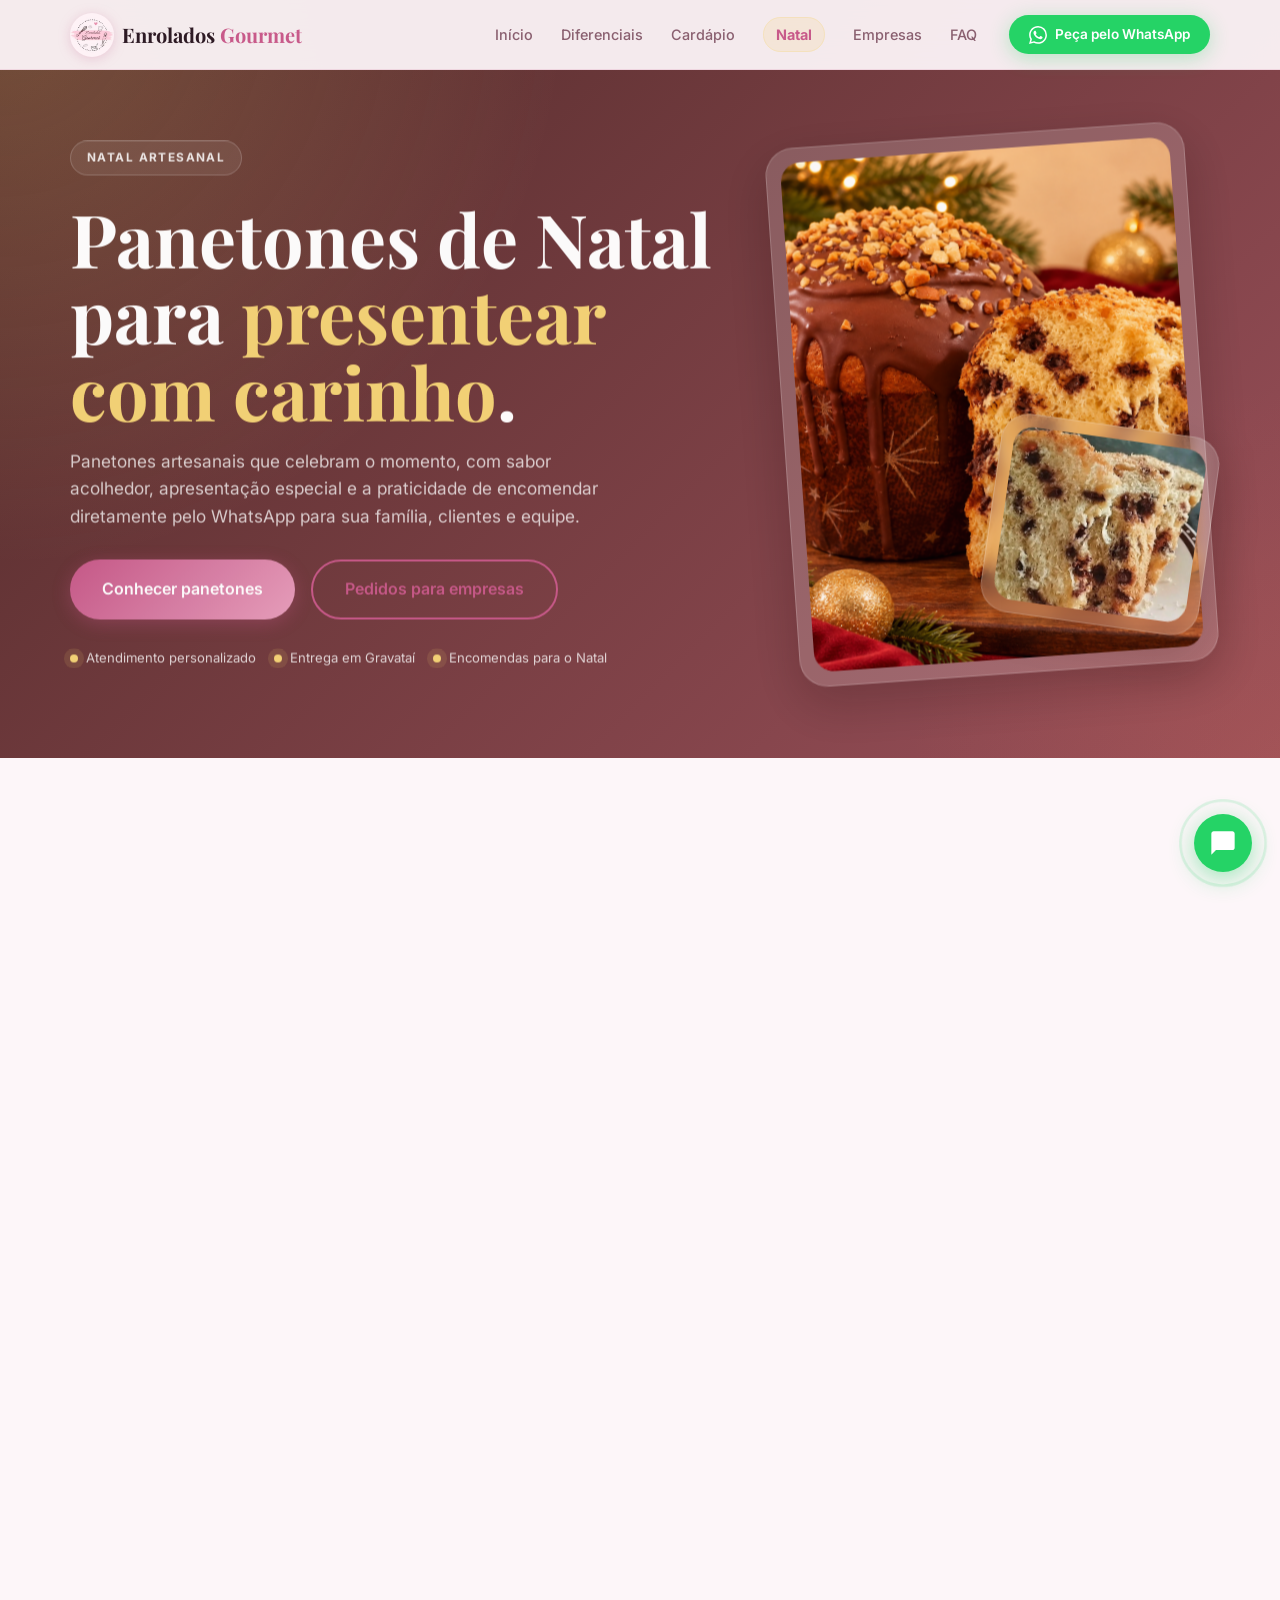
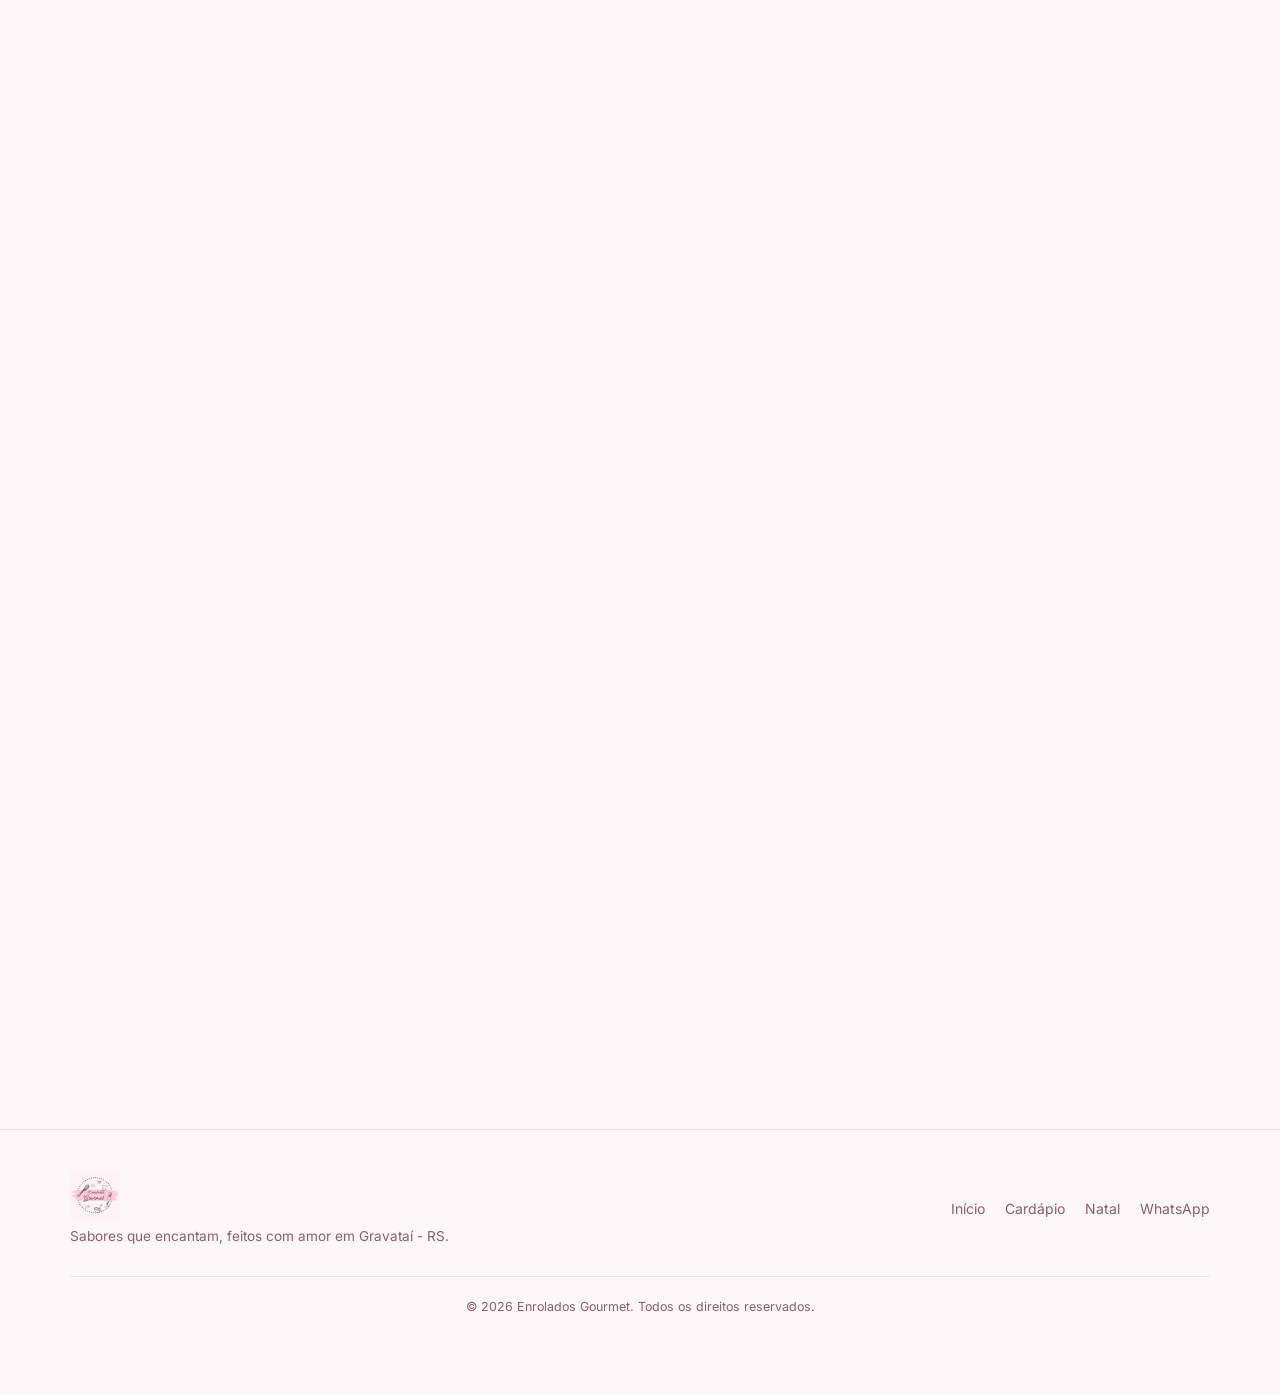
<file: natal.html>
<!DOCTYPE html>
<html lang="pt-BR">
  <head>
    <meta charset="UTF-8" />
    <meta http-equiv="refresh" content="0; url=/natal/" />
    <meta name="robots" content="noindex" />
    <title>Redirecionando para a página de Natal</title>
  </head>
  <body></body>
</html>
</file>
<file: styles.css>
/* =========================================================
   DESIGN TOKENS — Enrolados Gourmet (Rose & Cream)
========================================================= */
:root {
  /* Rosa principal extraído da logo */
  --color-primary: #c85a8a;
  --color-primary-lt: #e8a0be;
  --color-primary-dk: #a0406c;

  /* Superfícies claras — creme e branco rosado */
  --color-surface: #fdf6f9;
  --color-surface-2: #fff0f5;
  --color-surface-3: #ffe4ee;

  /* Borda sutil rosada */
  --color-border: rgba(200, 90, 138, .15);

  /* Texto escuro sobre fundo claro */
  --color-text: #2d1a24;
  --color-text-muted: #8a6070;

  /* WhatsApp */
  --color-whatsapp: #25d366;
  --color-whatsapp-dk: #1da851;

  --font-display: 'Playfair Display', Georgia, serif;
  --font-body: 'Inter', system-ui, sans-serif;

  --radius-sm: 8px;
  --radius-md: 14px;
  --radius-lg: 22px;
  --radius-xl: 32px;

  --shadow-card: 0 8px 32px rgba(200, 90, 138, .12);
  --shadow-glow: 0 0 24px rgba(200, 90, 138, .2);

  --transition: .25s cubic-bezier(.4, 0, .2, 1);
  --transition-slow: .5s cubic-bezier(.4, 0, .2, 1);

  --header-h: 70px;
}

/* =========================================================
   RESET & BASE
========================================================= */
*,
*::before,
*::after {
  box-sizing: border-box;
  margin: 0;
  padding: 0;
}

html {
  scroll-behavior: smooth;
  font-size: 16px;
}

body {
  font-family: var(--font-body);
  background: var(--color-surface);
  color: var(--color-text);
  line-height: 1.6;
  overflow-x: hidden;
}

img {
  display: block;
  max-width: 100%;
  object-fit: cover;
}

a {
  color: inherit;
  text-decoration: none;
}

ul {
  list-style: none;
}

/* =========================================================
   UTILITIES
========================================================= */
.container {
  width: 100%;
  max-width: 1180px;
  margin-inline: auto;
  padding-inline: 20px;
}

.section-header {
  text-align: center;
  margin-bottom: 48px;
}

.section-label {
  display: inline-block;
  font-size: .75rem;
  font-weight: 600;
  letter-spacing: .12em;
  text-transform: uppercase;
  color: var(--color-primary);
  margin-bottom: 10px;
}

.section-title {
  font-family: var(--font-display);
  font-size: clamp(1.8rem, 4vw, 2.8rem);
  font-weight: 700;
  line-height: 1.2;
  margin-bottom: 12px;
  color: var(--color-text);
}

.section-subtitle {
  font-size: 1.05rem;
  color: var(--color-text-muted);
  max-width: 560px;
  margin-inline: auto;
}

/* =========================================================
   BUTTONS
========================================================= */
.btn {
  display: inline-flex;
  align-items: center;
  gap: 8px;
  font-family: var(--font-body);
  font-weight: 600;
  border: none;
  cursor: pointer;
  border-radius: 50px;
  transition: var(--transition);
  text-align: center;
  white-space: nowrap;
  user-select: none;
}

.btn--sm {
  padding: 9px 20px;
  font-size: .85rem;
}

.btn--md {
  padding: 12px 26px;
  font-size: .95rem;
}

.btn--lg {
  padding: 15px 32px;
  font-size: 1rem;
}

.btn--xl {
  padding: 18px 40px;
  font-size: 1.1rem;
}

.btn__icon {
  width: 18px;
  height: 18px;
  flex-shrink: 0;
}

.btn--primary {
  background: linear-gradient(135deg, var(--color-primary), var(--color-primary-lt));
  color: #fff;
  box-shadow: 0 4px 20px rgba(200, 90, 138, .35);
}

.btn--primary:hover {
  background: linear-gradient(135deg, var(--color-primary-dk), var(--color-primary));
  transform: translateY(-2px);
  box-shadow: 0 8px 28px rgba(200, 90, 138, .5);
}

.btn--whatsapp {
  background: var(--color-whatsapp);
  color: #fff;
  box-shadow: 0 4px 20px rgba(37, 211, 102, .3);
}

.btn--whatsapp:hover {
  background: var(--color-whatsapp-dk);
  transform: translateY(-2px);
  box-shadow: 0 8px 28px rgba(37, 211, 102, .45);
}

.btn--outline {
  background: transparent;
  border: 2px solid var(--color-primary);
  color: var(--color-primary);
}

.btn--outline:hover {
  background: var(--color-primary);
  color: #fff;
  transform: translateY(-2px);
}

/* =========================================================
   HEADER
========================================================= */
.header {
  position: fixed;
  top: 0;
  left: 0;
  right: 0;
  z-index: 1000;
  height: var(--header-h);
  background: rgba(253, 246, 249, .94);
  backdrop-filter: blur(14px);
  border-bottom: 1px solid var(--color-border);
  transition: box-shadow var(--transition);
}

.header--scrolled {
  box-shadow: 0 4px 24px rgba(200, 90, 138, .12);
}

.header__container {
  display: flex;
  align-items: center;
  justify-content: space-between;
  height: 100%;
  padding-inline: 20px;
  max-width: 1180px;
  margin-inline: auto;
}

.header__logo {
  display: flex;
  align-items: center;
  gap: 8px;
  font-family: var(--font-display);
  font-size: 1.25rem;
  font-weight: 700;
}

.header__logo-img {
  width: 44px;
  height: 44px;
  object-fit: contain;
  border-radius: 50%;
  flex-shrink: 0;
  filter: drop-shadow(0 2px 6px rgba(200, 90, 138, .25));
}

.header__logo-highlight {
  color: var(--color-primary);
}

.header__nav {
  display: flex;
  align-items: center;
  gap: 32px;
}

.header__nav-list {
  display: flex;
  gap: 28px;
}

.header__nav-link {
  font-size: .9rem;
  font-weight: 500;
  color: var(--color-text-muted);
  transition: color var(--transition);
  position: relative;
}

.header__nav-link::after {
  content: '';
  position: absolute;
  bottom: -4px;
  left: 0;
  width: 0;
  height: 2px;
  background: var(--color-primary);
  border-radius: 2px;
  transition: width var(--transition);
}

.header__nav-link:hover {
  color: var(--color-text);
}

.header__nav-link:hover::after {
  width: 100%;
}

.header__nav-link--campaign {
  color: var(--color-primary);
  font-weight: 700;
  padding: 8px 12px;
  border: 1px solid rgba(200, 90, 138, .25);
  background: rgba(200, 90, 138, .08);
  border-radius: 999px;
}

.header__nav-link--campaign::after {
  display: none;
}

/* Hamburger */
.header__menu-toggle {
  display: none;
  flex-direction: column;
  gap: 5px;
  background: none;
  border: none;
  cursor: pointer;
  padding: 6px;
  z-index: 1010;
}

.header__hamburger {
  display: block;
  width: 24px;
  height: 2px;
  background: var(--color-text);
  border-radius: 2px;
  transition: var(--transition);
}

/* =========================================================
   PÁGINA NATAL
========================================================= */
.natal-hero {
  position: relative;
  overflow: hidden;
  background: linear-gradient(135deg, rgba(72, 33, 31, .96), rgba(141, 57, 68, .88));
  color: #fff;
  padding: 140px 0 90px;
}

.natal-hero__decor {
  position: absolute;
  inset: 0;
  background: radial-gradient(circle at top left, rgba(245, 209, 119, .22), transparent 38%),
    radial-gradient(circle at bottom right, rgba(203, 101, 76, .18), transparent 25%);
}

.natal-hero__inner {
  display: grid;
  grid-template-columns: 1.2fr .8fr;
  gap: 48px;
  align-items: center;
  position: relative;
  z-index: 1;
}

.natal-hero__eyebrow {
  display: inline-flex;
  align-items: center;
  gap: 8px;
  padding: 7px 16px;
  border-radius: 50px;
  background: rgba(255, 255, 255, .08);
  border: 1px solid rgba(255, 255, 255, .18);
  color: rgba(255, 255, 255, .88);
  font-size: .74rem;
  font-weight: 700;
  letter-spacing: .12em;
  text-transform: uppercase;
  margin-bottom: 24px;
}

.natal-hero__title {
  font-family: var(--font-display);
  font-size: clamp(2.4rem, 6vw, 4.6rem);
  line-height: 1.04;
  margin-bottom: 18px;
  color: #fff;
}

.natal-hero__title em {
  color: #f5d477;
  font-style: normal;
}

.natal-hero__subtitle {
  max-width: 560px;
  font-size: 1.08rem;
  color: rgba(255, 255, 255, .76);
  margin-bottom: 30px;
}

.natal-hero__actions {
  display: flex;
  flex-wrap: wrap;
  gap: 16px;
  margin-bottom: 28px;
}

.natal-hero__highlights {
  display: flex;
  flex-wrap: wrap;
  gap: 18px;
}

.natal-highlight {
  display: inline-flex;
  align-items: center;
  gap: 8px;
  font-size: .82rem;
  color: rgba(255, 255, 255, .8);
}

.natal-highlight::before {
  content: '';
  width: 8px;
  height: 8px;
  border-radius: 50%;
  background: #f5d477;
  box-shadow: 0 0 0 6px rgba(245, 212, 119, .12);
}

.natal-hero__visual {
  position: relative;
  min-height: 520px;
  display: flex;
  align-items: center;
  justify-content: center;
}

.natal-hero__card {
  position: absolute;
  border-radius: 28px;
  overflow: hidden;
  background: rgba(255, 255, 255, .18);
  border: 1px solid rgba(255, 255, 255, .18);
  backdrop-filter: blur(10px);
  box-shadow: 0 18px 48px rgba(38, 17, 17, .22);
}

.natal-hero__card--primary {
  width: min(100%, 420px);
  height: 540px;
  padding: 14px;
  transform: rotate(-4deg);
}

.natal-hero__card--secondary {
  width: 220px;
  height: 200px;
  right: 0;
  bottom: 40px;
  padding: 12px;
  transform: rotate(8deg);
}

.natal-hero__image {
  width: 100%;
  height: 100%;
  object-fit: cover;
  border-radius: 20px;
}

.natal-section {
  padding: 100px 0;
}

.natal-section--soft {
  background: #fffaf7;
}

.natal-section__intro {
  text-align: center;
  margin-bottom: 42px;
}

.natal-section__label {
  display: inline-block;
  font-size: .76rem;
  font-weight: 700;
  letter-spacing: .12em;
  text-transform: uppercase;
  color: var(--color-primary);
  margin-bottom: 12px;
}

.natal-section__title {
  font-family: var(--font-display);
  font-size: clamp(2rem, 5vw, 3rem);
  line-height: 1.15;
  margin-bottom: 14px;
  color: var(--color-text);
}

.natal-section__subtitle {
  max-width: 650px;
  margin-inline: auto;
  color: var(--color-text-muted);
}

.natal-product-grid {
  display: block;
  width: 100%;
}

.natal-menu-hero {
  display: grid;
  grid-template-columns: 1.3fr .7fr;
  gap: 28px;
  align-items: center;
  background: rgba(255, 255, 255, .7);
  border: 1px solid var(--color-border);
  border-radius: 28px;
  padding: 28px;
  box-shadow: 0 16px 36px rgba(120, 59, 73, .06);
}

.natal-menu-hero__content {
  display: flex;
  flex-direction: column;
  gap: 14px;
}

.natal-menu-hero__content h3 {
  font-family: var(--font-display);
  font-size: clamp(2rem, 4vw, 2.8rem);
  line-height: 1.1;
  color: var(--color-text);
}

.natal-menu-hero__content p {
  color: var(--color-text-muted);
  line-height: 1.7;
}

.natal-menu-hero__detail-grid {
  display: grid;
  grid-template-columns: repeat(2, minmax(0, 1fr));
  gap: 16px;
  margin-top: 6px;
}

.natal-menu-spec {
  border: 1px solid var(--color-border);
  border-radius: 18px;
  background: rgba(255, 255, 255, .72);
  padding: 14px 16px;
}

.natal-menu-spec h4,
.natal-menu-hero__flavors h4 {
  font-family: var(--font-display);
  font-size: 1.15rem;
  margin: 0 0 10px;
  color: var(--color-text);
}

.natal-menu-spec ul,
.natal-menu-hero__flavors ul {
  margin: 0;
  padding: 0;
  list-style: none;
}

.natal-menu-spec li,
.natal-menu-hero__flavors li {
  display: flex;
  align-items: center;
  justify-content: space-between;
  gap: 12px;
  padding: 6px 0;
  border-bottom: 1px solid rgba(108, 67, 78, .08);
  color: var(--color-text-muted);
}

.natal-menu-spec li:last-child,
.natal-menu-hero__flavors li:last-child {
  border-bottom: none;
}

.natal-menu-spec span {
  color: var(--color-text-muted);
}

.natal-menu-spec strong {
  color: var(--color-text);
  font-weight: 700;
}

.natal-menu-hero__flavors {
  border: 1px solid var(--color-border);
  border-radius: 18px;
  background: rgba(255, 255, 255, .72);
  padding: 14px 16px;
  margin-top: 8px;
}

.natal-menu-hero__flavors li {
  display: list-item;
  list-style: disc;
  margin-left: 1.2rem;
  padding-right: 0;
  border-bottom: none;
  justify-content: flex-start;
}

.natal-menu-hero__flavor--note,
.natal-menu-hero__flavor--highlight {
  color: var(--color-primary-dk);
}

.natal-menu-hero__flavor--highlight {
  font-weight: 700;
}

.natal-menu-hero__deadline {
  color: var(--color-primary-dk);
  font-weight: 700;
}

.natal-menu-hero__actions {
  display: flex;
  flex-wrap: wrap;
  gap: 12px;
  margin-top: 8px;
}

.natal-menu-hero__image-wrap {
  position: relative;
  overflow: hidden;
  border-radius: 22px;
  border: 1px solid var(--color-border);
  background: linear-gradient(135deg, rgba(200, 90, 138, .06), rgba(245, 212, 119, .08));
}

.natal-menu-hero__image-wrap img {
  width: 100%;
  display: block;
  max-height: 620px;
  object-fit: contain;
}

.natal-menu-card__tag {
  display: inline-flex;
  width: fit-content;
  padding: 6px 12px;
  border-radius: 999px;
  background: rgba(200, 90, 138, .08);
  border: 1px solid rgba(200, 90, 138, .18);
  color: var(--color-primary);
  font-size: .7rem;
  font-weight: 700;
  letter-spacing: .08em;
  text-transform: uppercase;
}

.natal-menu-card__zoom {
  display: block;
  width: 100%;
  border: none;
  background: rgba(45, 26, 36, .08);
  color: var(--color-text);
  font-weight: 600;
  padding: 12px 18px;
  cursor: pointer;
  transition: background var(--transition);
}

.natal-menu-card__zoom:hover {
  background: rgba(200, 90, 138, .1);
}

.natal-lightbox {
  position: fixed;
  inset: 0;
  background: rgba(17, 12, 14, .82);
  display: flex;
  align-items: center;
  justify-content: center;
  padding: 24px;
  opacity: 0;
  visibility: hidden;
  transition: opacity var(--transition), visibility var(--transition);
  z-index: 2000;
}

.natal-lightbox.is-open {
  opacity: 1;
  visibility: visible;
}

.natal-lightbox img {
  max-width: min(90vw, 980px);
  max-height: 90vh;
  border-radius: 20px;
  box-shadow: 0 30px 70px rgba(0, 0, 0, .32);
  background: #fff;
}

.natal-lightbox__close {
  position: absolute;
  top: 18px;
  right: 18px;
  border: none;
  border-radius: 50px;
  background: rgba(255, 255, 255, .12);
  color: #fff;
  padding: 10px 16px;
  font-weight: 600;
  cursor: pointer;
}

@media (max-width: 820px) {
  .natal-menu-hero {
    grid-template-columns: 1fr;
    padding: 18px;
  }
}

.natal-story {
  display: grid;
  grid-template-columns: 1fr 1fr;
  gap: 32px;
  align-items: center;
}

.natal-story__copy {
  padding-right: 24px;
}

.natal-story__copy h3 {
  font-family: var(--font-display);
  font-size: clamp(1.6rem, 4vw, 2.5rem);
  margin-bottom: 18px;
  color: var(--color-text);
}

.natal-story__copy p {
  margin-bottom: 18px;
  color: var(--color-text-muted);
}

.natal-story__list {
  display: grid;
  gap: 16px;
  margin-top: 22px;
}

.natal-story__item {
  display: flex;
  align-items: flex-start;
  gap: 14px;
  padding: 14px 16px;
  border-radius: 16px;
  border: 1px solid var(--color-border);
  background: rgba(200, 90, 138, .04);
}

.natal-story__item-marker {
  width: 28px;
  height: 28px;
  border-radius: 50%;
  background: linear-gradient(135deg, var(--color-primary), #f5d477);
  color: #fff;
  display: inline-flex;
  align-items: center;
  justify-content: center;
  font-size: .75rem;
  font-weight: 700;
  flex-shrink: 0;
}

.natal-story__gallery {
  display: grid;
  grid-template-columns: 1.1fr .9fr;
  gap: 18px;
}

.natal-story__photo {
  overflow: hidden;
  border-radius: 24px;
  border: 1px solid var(--color-border);
  box-shadow: 0 14px 28px rgba(92, 52, 60, .08);
}

.natal-story__photo img {
  width: 100%;
  height: 100%;
  object-fit: cover;
}

.natal-story__photo--large {
  min-height: 420px;
}

.natal-story__photo--small {
  min-height: 240px;
}

.natal-business {
  display: grid;
  grid-template-columns: 1fr 1fr;
  gap: 32px;
  align-items: center;
}

.natal-business__panel {
  background: linear-gradient(180deg, rgba(255, 255, 255, .75), rgba(255, 247, 244, 1));
  border: 1px solid var(--color-border);
  border-radius: 28px;
  padding: 32px;
}

.natal-business__list {
  display: grid;
  gap: 16px;
  margin-top: 18px;
}

.natal-business__list li {
  display: flex;
  gap: 12px;
  align-items: flex-start;
  color: var(--color-text-muted);
}

.natal-business__list li::before {
  content: '✓';
  display: inline-flex;
  align-items: center;
  justify-content: center;
  width: 20px;
  height: 20px;
  border-radius: 50%;
  background: rgba(200, 90, 138, .12);
  color: var(--color-primary);
  font-weight: 700;
  flex-shrink: 0;
}

.natal-business__media {
  position: relative;
  border-radius: 28px;
  overflow: hidden;
  min-height: 420px;
  border: 1px solid var(--color-border);
}

.natal-business__media img {
  width: 100%;
  height: 100%;
  object-fit: cover;
  filter: saturate(1.08);
}

.natal-steps {
  display: grid;
  grid-template-columns: repeat(4, minmax(0, 1fr));
  gap: 22px;
}

.natal-step {
  background: rgba(255, 255, 255, .72);
  border: 1px solid var(--color-border);
  border-radius: 22px;
  padding: 28px 20px 24px;
  text-align: center;
  position: relative;
}

.natal-step__number {
  width: 52px;
  height: 52px;
  border-radius: 50%;
  display: inline-flex;
  align-items: center;
  justify-content: center;
  background: linear-gradient(135deg, var(--color-primary), #f5d477);
  color: #fff;
  font-weight: 700;
  margin-bottom: 18px;
}

.natal-step h3 {
  font-family: var(--font-display);
  font-size: 1.2rem;
  margin-bottom: 10px;
  color: var(--color-text);
}

.natal-step p {
  color: var(--color-text-muted);
}

.natal-faq {
  display: grid;
  gap: 14px;
}

.faq-item {
  background: rgba(255, 255, 255, .7);
  border: 1px solid var(--color-border);
  border-radius: 18px;
  overflow: hidden;
}

.faq-question {
  width: 100%;
  background: transparent;
  border: none;
  text-align: left;
  padding: 20px 22px;
  font-family: var(--font-body);
  font-size: 1rem;
  font-weight: 600;
  color: var(--color-text);
  cursor: pointer;
  display: flex;
  align-items: center;
  justify-content: space-between;
  gap: 20px;
}

.faq-question::after {
  content: '+';
  width: 28px;
  height: 28px;
  border-radius: 50%;
  border: 1px solid var(--color-border);
  display: inline-flex;
  align-items: center;
  justify-content: center;
  color: var(--color-primary);
  font-size: 1.2rem;
  transition: transform var(--transition);
}

.faq-item.is-open .faq-question::after {
  content: '–';
}

.faq-answer {
  padding: 0 22px 20px;
  color: var(--color-text-muted);
  line-height: 1.7;
}

.natal-cta {
  background: linear-gradient(135deg, rgba(128, 49, 58, .96), rgba(200, 90, 138, .84));
  color: #fff;
  border-radius: 30px;
  padding: 48px 32px;
  text-align: center;
  box-shadow: 0 24px 44px rgba(126, 48, 66, .18);
}

.natal-cta__title {
  font-family: var(--font-display);
  font-size: clamp(2rem, 5vw, 3rem);
  margin-bottom: 14px;
  color: #fff;
}

.natal-cta__text {
  max-width: 620px;
  margin: 0 auto 28px;
  color: rgba(255, 255, 255, .86);
}

.natal-cta__actions {
  display: flex;
  justify-content: center;
  flex-wrap: wrap;
  gap: 16px;
}

.natal-link {
  color: var(--color-primary);
  font-weight: 600;
}

.natal-link:hover {
  color: var(--color-primary-dk);
}

.natal-page .header__nav-link--campaign {
  background: rgba(245, 212, 119, .18);
  border-color: rgba(245, 212, 119, .28);
}

@media (max-width: 980px) {
  .natal-hero__inner,
  .natal-story,
  .natal-business {
    grid-template-columns: 1fr;
  }

  .natal-hero__visual {
    min-height: 460px;
  }

  .natal-steps {
    grid-template-columns: repeat(2, minmax(0, 1fr));
  }
}

@media (max-width: 640px) {
  .natal-hero {
    padding-top: 120px;
  }

  .btn {
    white-space: normal;
  }

  .natal-hero__actions,
  .natal-cta__actions,
  .natal-menu-hero__actions {
    flex-direction: column;
    align-items: stretch;
  }

  .natal-hero__actions .btn,
  .natal-cta__actions .btn,
  .natal-menu-hero__actions .btn {
    width: 100%;
    justify-content: center;
    text-align: center;
  }

  .natal-hero__highlights {
    flex-direction: column;
    align-items: flex-start;
  }

  .natal-hero__visual {
    min-height: 320px;
    width: 100%;
  }

  .natal-hero__card--primary {
    width: min(100%, 290px);
    height: 360px;
  }

  .natal-hero__card--secondary {
    width: 150px;
    height: 140px;
    bottom: 10px;
  }

  .natal-story__gallery {
    grid-template-columns: 1fr;
  }

  .natal-steps {
    grid-template-columns: 1fr;
  }

  .natal-business__panel {
    padding: 24px 20px;
  }

  .header__cta,
  .natal-hero__actions .btn,
  .natal-cta__actions .btn,
  .natal-menu-hero__actions .btn {
    min-width: 0;
  }
}

/* =========================================================
   HERO
========================================================= */
.hero {
  position: relative;
  min-height: 100svh;
  display: flex;
  align-items: center;
  justify-content: center;
  text-align: center;
  overflow: hidden;
  padding-top: var(--header-h);
}

.hero__bg-image {
  position: absolute;
  inset: 0;
  width: 100%;
  height: 100%;
  object-fit: cover;
  object-position: center;
  filter: brightness(.45) saturate(1.2);
  transform: scale(1.05);
  animation: heroZoom 12s ease-in-out infinite alternate;
}

@keyframes heroZoom {
  from {
    transform: scale(1.05);
  }

  to {
    transform: scale(1.12);
  }
}

.hero__bg-overlay {
  position: absolute;
  inset: 0;
  background: linear-gradient(to bottom,
      rgba(45, 26, 36, .2) 0%,
      rgba(45, 26, 36, .55) 60%,
      rgba(45, 26, 36, .92) 100%);
  z-index: 1;
}

.hero__content {
  position: relative;
  z-index: 2;
  max-width: 780px;
  padding: 40px 20px;
}

.hero__badge {
  display: inline-block;
  padding: 6px 18px;
  border: 1px solid rgba(232, 160, 190, .6);
  border-radius: 50px;
  font-size: .8rem;
  font-weight: 600;
  letter-spacing: .1em;
  color: var(--color-primary-lt);
  background: rgba(200, 90, 138, .15);
  margin-bottom: 20px;
}

.hero__title {
  font-family: var(--font-display);
  font-size: clamp(2.4rem, 7vw, 5rem);
  font-weight: 700;
  line-height: 1.1;
  margin-bottom: 20px;
  color: #fff;
}

.hero__title-highlight {
  font-style: italic;
  color: var(--color-primary-lt);
}

.hero__subtitle {
  font-size: clamp(1rem, 2.5vw, 1.2rem);
  color: rgba(245, 240, 232, .8);
  max-width: 560px;
  margin-inline: auto;
  margin-bottom: 36px;
}

.hero__actions {
  display: flex;
  gap: 16px;
  justify-content: center;
  flex-wrap: wrap;
}

.hero__scroll-indicator {
  position: absolute;
  bottom: 32px;
  left: 50%;
  transform: translateX(-50%);
  z-index: 2;
}

.hero__scroll-dot {
  display: block;
  width: 10px;
  height: 10px;
  border-radius: 50%;
  background: var(--color-primary);
  animation: scrollBounce 1.6s ease-in-out infinite;
}

@keyframes scrollBounce {

  0%,
  100% {
    transform: translateY(0);
    opacity: 1;
  }

  50% {
    transform: translateY(12px);
    opacity: .4;
  }
}

/* =========================================================
   DIFERENCIAIS
========================================================= */
.diferenciais {
  padding: 100px 0;
  background: var(--color-surface-2);
}

.diferenciais__grid {
  display: grid;
  grid-template-columns: repeat(auto-fit, minmax(280px, 1fr));
  gap: 24px;
}

.diferencial-card {
  background: var(--color-surface-3);
  border: 1px solid var(--color-border);
  border-radius: var(--radius-lg);
  padding: 36px 28px;
  text-align: center;
  transition: transform var(--transition), box-shadow var(--transition), border-color var(--transition);
}

.diferencial-card:hover {
  transform: translateY(-6px);
  box-shadow: var(--shadow-glow);
  border-color: rgba(200, 90, 138, .35);
}

.diferencial-card__icon-wrap {
  width: 68px;
  height: 68px;
  border-radius: 50%;
  background: rgba(200, 90, 138, .1);
  border: 1px solid rgba(200, 90, 138, .22);
  display: flex;
  align-items: center;
  justify-content: center;
  margin-inline: auto;
  margin-bottom: 20px;
  transition: background var(--transition);
}

.diferencial-card:hover .diferencial-card__icon-wrap {
  background: rgba(200, 90, 138, .2);
}

.diferencial-card__icon {
  font-size: 1.75rem;
}

.diferencial-card__title {
  font-family: var(--font-display);
  font-size: 1.15rem;
  font-weight: 600;
  margin-bottom: 10px;
  color: var(--color-text);
}

.diferencial-card__text {
  font-size: .9rem;
  color: var(--color-text-muted);
  line-height: 1.7;
}

/* =========================================================
   CARDÁPIO
========================================================= */
.cardapio {
  padding: 100px 0;
  background: var(--color-surface);
}

/* Filtros */
.cardapio__filtros {
  display: flex;
  flex-wrap: wrap;
  gap: 10px;
  justify-content: center;
  margin-bottom: 48px;
}

.filtro-btn {
  padding: 9px 22px;
  border-radius: 50px;
  border: 1.5px solid var(--color-border);
  background: transparent;
  color: var(--color-text-muted);
  font-family: var(--font-body);
  font-size: .875rem;
  font-weight: 500;
  cursor: pointer;
  transition: var(--transition);
}

.filtro-btn:hover {
  border-color: var(--color-primary);
  color: var(--color-primary);
}

.filtro-btn--active {
  background: var(--color-primary);
  border-color: var(--color-primary);
  color: #fff;
  box-shadow: 0 4px 16px rgba(200, 90, 138, .3);
}

/* Loader */
.cardapio__loader {
  display: flex;
  flex-direction: column;
  align-items: center;
  gap: 16px;
  padding: 60px 0;
  color: var(--color-text-muted);
  font-size: .95rem;
}

/* Garante que [hidden] sempre vence o display:flex */
.cardapio__loader[hidden] {
  display: none;
}

.loader-spinner {
  width: 44px;
  height: 44px;
  border-radius: 50%;
  border: 3px solid rgba(200, 90, 138, .2);
  border-top-color: var(--color-primary);
  animation: spin .8s linear infinite;
}

@keyframes spin {
  to {
    transform: rotate(360deg);
  }
}

/* Empty state */
.cardapio__empty {
  text-align: center;
  padding: 60px 0;
  color: var(--color-text-muted);
}

.cardapio__empty-icon {
  font-size: 3rem;
  display: block;
  margin-bottom: 12px;
}

/* Grid */
.cardapio__grid {
  display: grid;
  grid-template-columns: repeat(auto-fill, minmax(300px, 1fr));
  gap: 28px;
}

/* Card do produto */
.produto-card {
  background: var(--color-surface-2);
  border: 1px solid var(--color-border);
  border-radius: var(--radius-lg);
  overflow: hidden;
  display: flex;
  flex-direction: column;
  transition: transform var(--transition), box-shadow var(--transition), border-color var(--transition);
  position: relative;
}

.produto-card:hover {
  transform: translateY(-8px);
  box-shadow: var(--shadow-card), var(--shadow-glow);
  border-color: rgba(200, 90, 138, .35);
}

.produto-card--destaque::before {
  content: '⭐ Destaque';
  position: absolute;
  top: 14px;
  left: 14px;
  background: var(--color-primary);
  color: #fff;
  font-size: .7rem;
  font-weight: 700;
  letter-spacing: .06em;
  padding: 4px 12px;
  border-radius: 50px;
  z-index: 2;
}

.produto-card__img-wrap {
  position: relative;
  height: 210px;
  overflow: hidden;
}

.produto-card__img {
  width: 100%;
  height: 100%;
  object-fit: cover;
  transition: transform var(--transition-slow);
}

.produto-card:hover .produto-card__img {
  transform: scale(1.06);
}

.produto-card__categoria {
  position: absolute;
  bottom: 10px;
  right: 10px;
  background: rgba(253, 246, 249, .88);
  backdrop-filter: blur(6px);
  border: 1px solid var(--color-border);
  border-radius: 50px;
  font-size: .7rem;
  font-weight: 600;
  color: var(--color-primary);
  padding: 4px 12px;
  letter-spacing: .06em;
}

.produto-card__body {
  padding: 22px;
  display: flex;
  flex-direction: column;
  flex: 1;
  gap: 8px;
}

.produto-card__nome {
  font-family: var(--font-display);
  font-size: 1.1rem;
  font-weight: 600;
  line-height: 1.3;
  color: var(--color-text);
}

.produto-card__desc {
  font-size: .875rem;
  color: var(--color-text-muted);
  line-height: 1.6;
  flex: 1;
}

.produto-card__footer {
  display: flex;
  align-items: center;
  justify-content: space-between;
  margin-top: 16px;
  gap: 10px;
}

.produto-card__preco {
  font-size: 1.3rem;
  font-weight: 700;
  color: var(--color-primary-lt);
}

.produto-card__preco span {
  font-size: .75rem;
  font-weight: 400;
  color: var(--color-text-muted);
}

/* =========================================================
   CTA FINAL
========================================================= */
.cta-section {
  padding: 100px 0;
  background: var(--color-surface-2);
}

.cta-section__inner {
  background: linear-gradient(135deg, rgba(200, 90, 138, .1), rgba(232, 160, 190, .07));
  border: 1px solid rgba(200, 90, 138, .25);
  border-radius: var(--radius-xl);
  padding: 64px 40px;
  text-align: center;
  max-width: 700px;
  margin-inline: auto;
}

.cta-section__emoji {
  font-size: 3rem;
  display: block;
  margin-bottom: 16px;
}

.cta-section__title {
  font-family: var(--font-display);
  font-size: clamp(1.8rem, 4vw, 2.6rem);
  font-weight: 700;
  margin-bottom: 16px;
}

.cta-section__text {
  color: var(--color-text-muted);
  font-size: 1rem;
  margin-bottom: 32px;
  line-height: 1.7;
}

/* =========================================================
   FOOTER
========================================================= */
.footer {
  background: var(--color-surface);
  border-top: 1px solid var(--color-border);
  padding: 40px 0 24px;
}

.footer__inner {
  display: flex;
  flex-wrap: wrap;
  gap: 24px;
  align-items: center;
  justify-content: space-between;
  margin-bottom: 28px;
}

.footer__logo {
  font-family: var(--font-display);
  font-size: 1.2rem;
  font-weight: 700;
  display: block;
  margin-bottom: 6px;
  width: 50px;
}

.footer__tagline {
  font-size: .85rem;
  color: var(--color-text-muted);
}

.footer__links {
  display: flex;
  flex-wrap: wrap;
  gap: 20px;
}

.footer__link {
  font-size: .875rem;
  color: var(--color-text-muted);
  transition: color var(--transition);
}

.footer__link:hover {
  color: var(--color-primary-lt);
}

.footer__copy {
  font-size: .78rem;
  color: var(--color-text-muted);
  text-align: center;
  border-top: 1px solid var(--color-border);
  padding-top: 20px;
}

/* =========================================================
   WHATSAPP FLOAT
========================================================= */
.whatsapp-float {
  position: fixed;
  bottom: 28px;
  right: 28px;
  z-index: 900;
  width: 58px;
  height: 58px;
  border-radius: 50%;
  background: var(--color-whatsapp);
  display: flex;
  align-items: center;
  justify-content: center;
  box-shadow: 0 6px 24px rgba(37, 211, 102, .45);
  transition: transform var(--transition), box-shadow var(--transition);
}

.whatsapp-float svg {
  width: 28px;
  height: 28px;
  fill: #fff;
}

.whatsapp-float:hover {
  transform: scale(1.1) translateY(-3px);
  box-shadow: 0 10px 32px rgba(37, 211, 102, .6);
}

.whatsapp-float::before {
  content: '';
  position: absolute;
  inset: -4px;
  border-radius: 50%;
  border: 2px solid rgba(37, 211, 102, .4);
  animation: waPulse 2s ease-out infinite;
}

@keyframes waPulse {
  0% {
    transform: scale(1);
    opacity: .8;
  }

  100% {
    transform: scale(1.6);
    opacity: 0;
  }
}

/* =========================================================
   ANIMATIONS
========================================================= */
.animate-fade-in-down {
  animation: fadeInDown .7s both;
}

.animate-fade-in-up {
  animation: fadeInUp .7s both;
}

.animate-delay-1 {
  animation-delay: .18s;
}

.animate-delay-2 {
  animation-delay: .36s;
}

@keyframes fadeInDown {
  from {
    opacity: 0;
    transform: translateY(-16px);
  }

  to {
    opacity: 1;
    transform: translateY(0);
  }
}

@keyframes fadeInUp {
  from {
    opacity: 0;
    transform: translateY(18px);
  }

  to {
    opacity: 1;
    transform: translateY(0);
  }
}

/* Scroll reveal */
.reveal-on-scroll {
  opacity: 0;
  transform: translateY(20px);
  transition: opacity .6s ease, transform .6s ease;
}

.reveal-on-scroll.revealed {
  opacity: 1;
  transform: translateY(0);
}

/* Staggered card reveal */
.produto-card.reveal-on-scroll {
  transition-delay: calc(var(--i, 0) * 80ms);
}

/* =========================================================
   RESPONSIVE
========================================================= */

/* ── Tablet ── */
@media (max-width: 900px) {
  .diferenciais__grid {
    grid-template-columns: repeat(2, 1fr);
  }
}

/* ── Mobile ── */
@media (max-width: 640px) {
  :root {
    --header-h: 60px;
  }

  .header__menu-toggle {
    display: flex;
    width: 46px;
    height: 46px;
    align-items: center;
    justify-content: center;
    border-radius: 14px;
    background: linear-gradient(135deg, rgba(200, 90, 138, .18), rgba(245, 212, 119, .22));
    border: 1px solid rgba(200, 90, 138, .28);
    box-shadow: 0 10px 22px rgba(120, 59, 73, .08);
  }

  .header__nav {
    position: fixed;
    inset: 0;
    flex-direction: column;
    justify-content: center;
    gap: 32px;
    background: linear-gradient(180deg, rgba(253, 246, 249, 1), rgba(242, 228, 233, 1));
    border-top: 1px solid rgba(200, 90, 138, .18);
    box-shadow: inset 0 1px 0 rgba(255,255,255,.6), 0 12px 28px rgba(90, 44, 58, .14);
    backdrop-filter: blur(18px);
    transform: translateX(100%);
    transition: transform var(--transition-slow);
    z-index: 1005;
    padding: 32px 20px 40px;
    width: 100%;
  }

  .header__nav.nav--open {
    transform: translateX(0);
  }

  .header__nav-list {
    flex-direction: column;
    align-items: center;
    gap: 24px;
    width: 100%;
  }

  .header__nav-link {
    font-size: 1.2rem;
    display: inline-flex;
    align-items: center;
    justify-content: center;
    min-width: 180px;
    padding: 12px 18px;
    border-radius: 999px;
    background: linear-gradient(135deg, rgba(255, 255, 255, .7), rgba(255, 241, 245, .9));
    border: 1px solid rgba(200, 90, 138, .14);
    color: var(--color-text);
    font-weight: 600;
    box-shadow: 0 6px 18px rgba(200, 90, 138, .06);
  }

  .header__nav-link:hover,
  .header__nav-link:focus-visible {
    background: linear-gradient(135deg, rgba(200, 90, 138, .12), rgba(245, 212, 119, .14));
    border-color: rgba(200, 90, 138, .2);
    color: var(--color-text);
  }

  .header__cta {
    font-size: .9rem;
    width: min(100%, 240px);
    justify-content: center;
  }

  .header__nav-link--campaign {
    background: linear-gradient(135deg, rgba(200, 90, 138, .14), rgba(245, 212, 119, .18));
    border-color: rgba(200, 90, 138, .26);
    color: var(--color-primary-dk);
  }

  .hero__actions {
    flex-direction: column;
    align-items: center;
  }

  .diferenciais__grid {
    grid-template-columns: 1fr;
  }

  .cardapio__grid {
    grid-template-columns: 1fr;
  }

  .cta-section__inner {
    padding: 40px 24px;
  }

  .footer__inner {
    flex-direction: column;
    text-align: center;
  }

  .footer__links {
    justify-content: center;
  }

  .whatsapp-float {
    bottom: 20px;
    right: 16px;
    width: 52px;
    height: 52px;
  }

  .whatsapp-float svg {
    width: 24px;
    height: 24px;
  }
}
</file>
